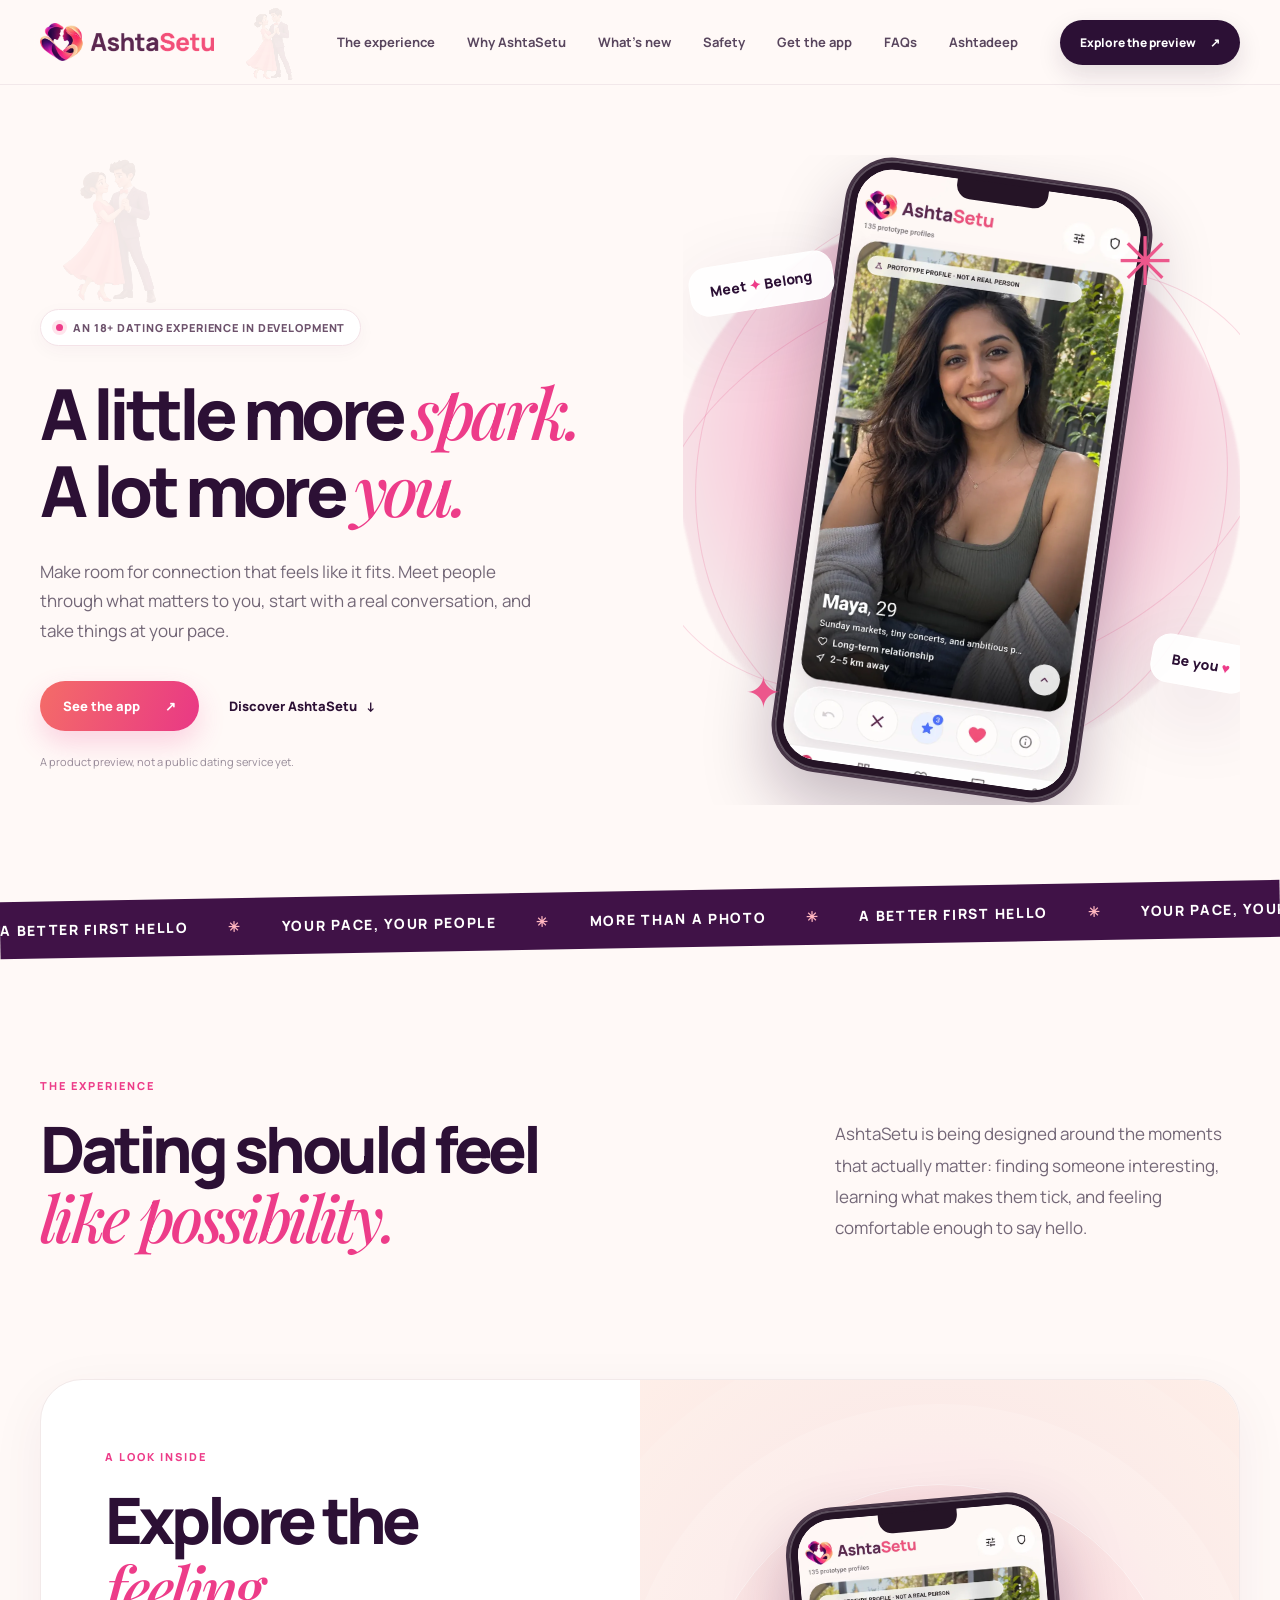
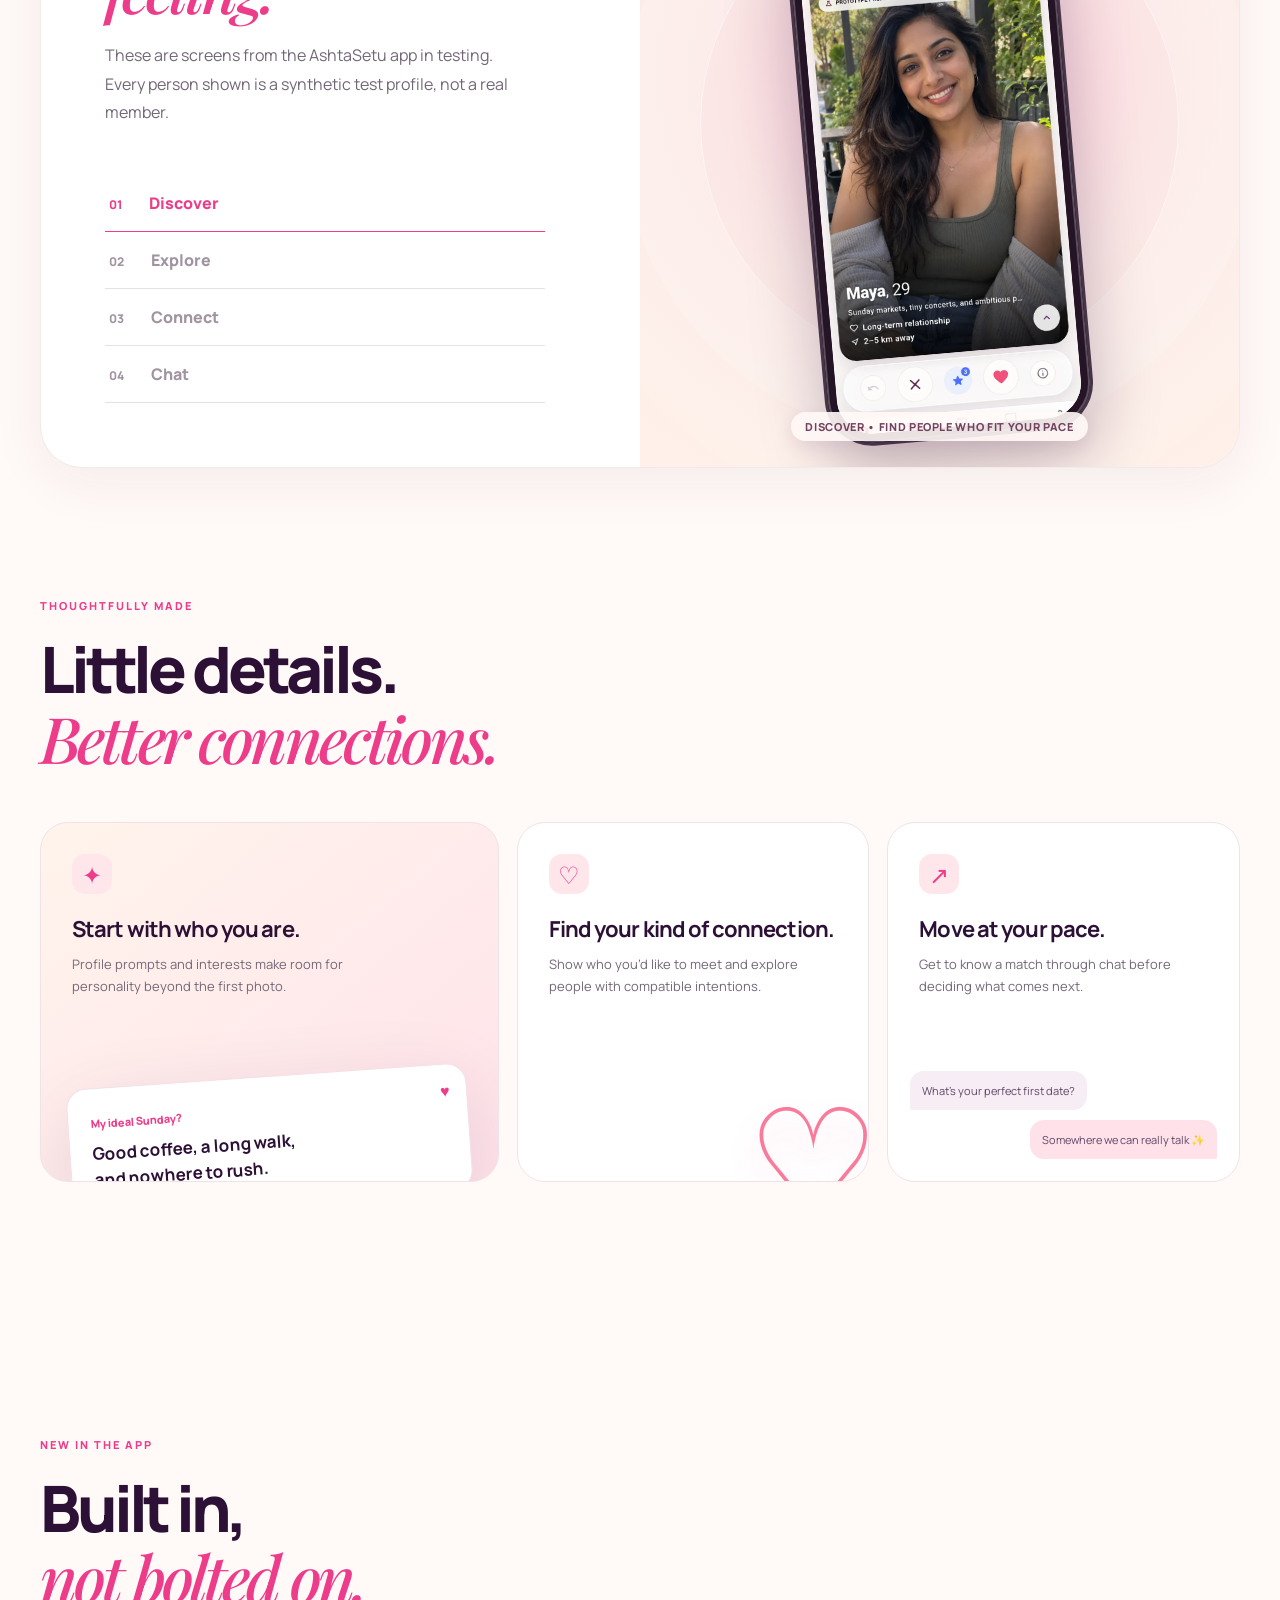
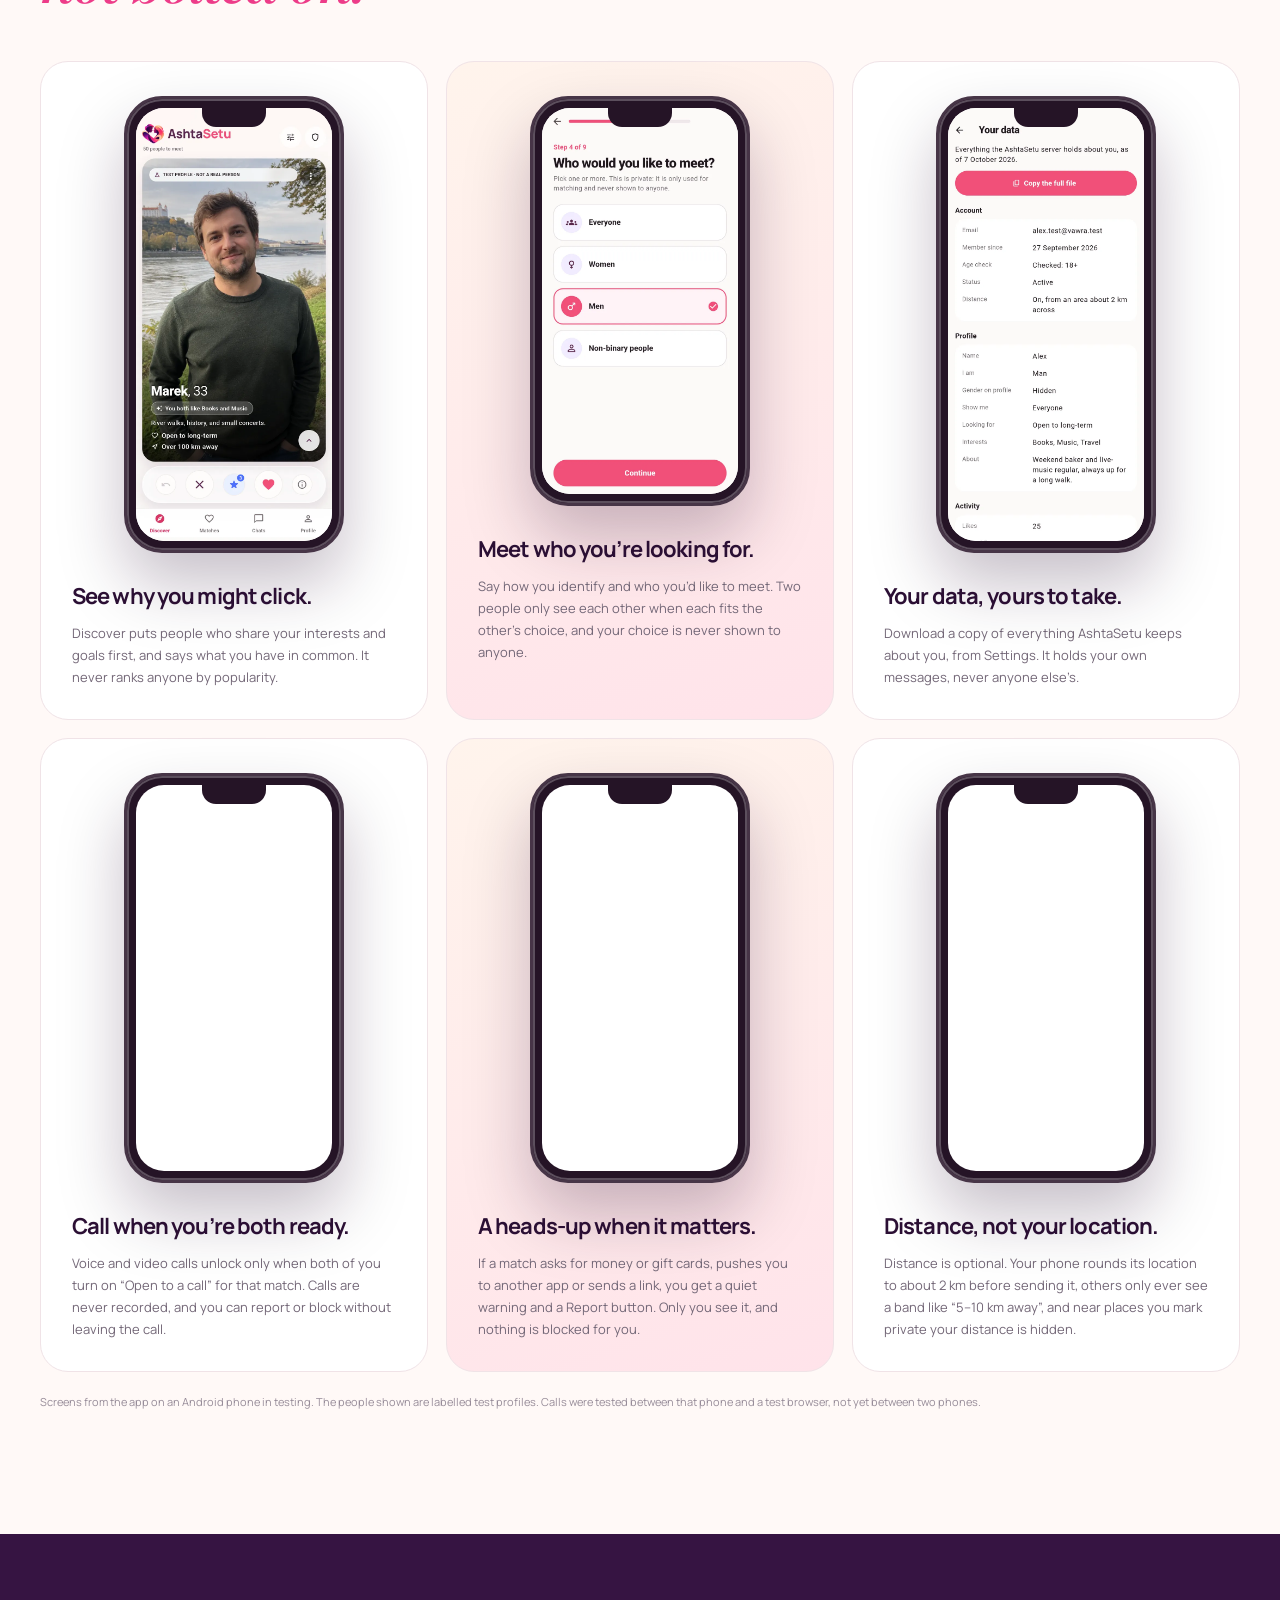
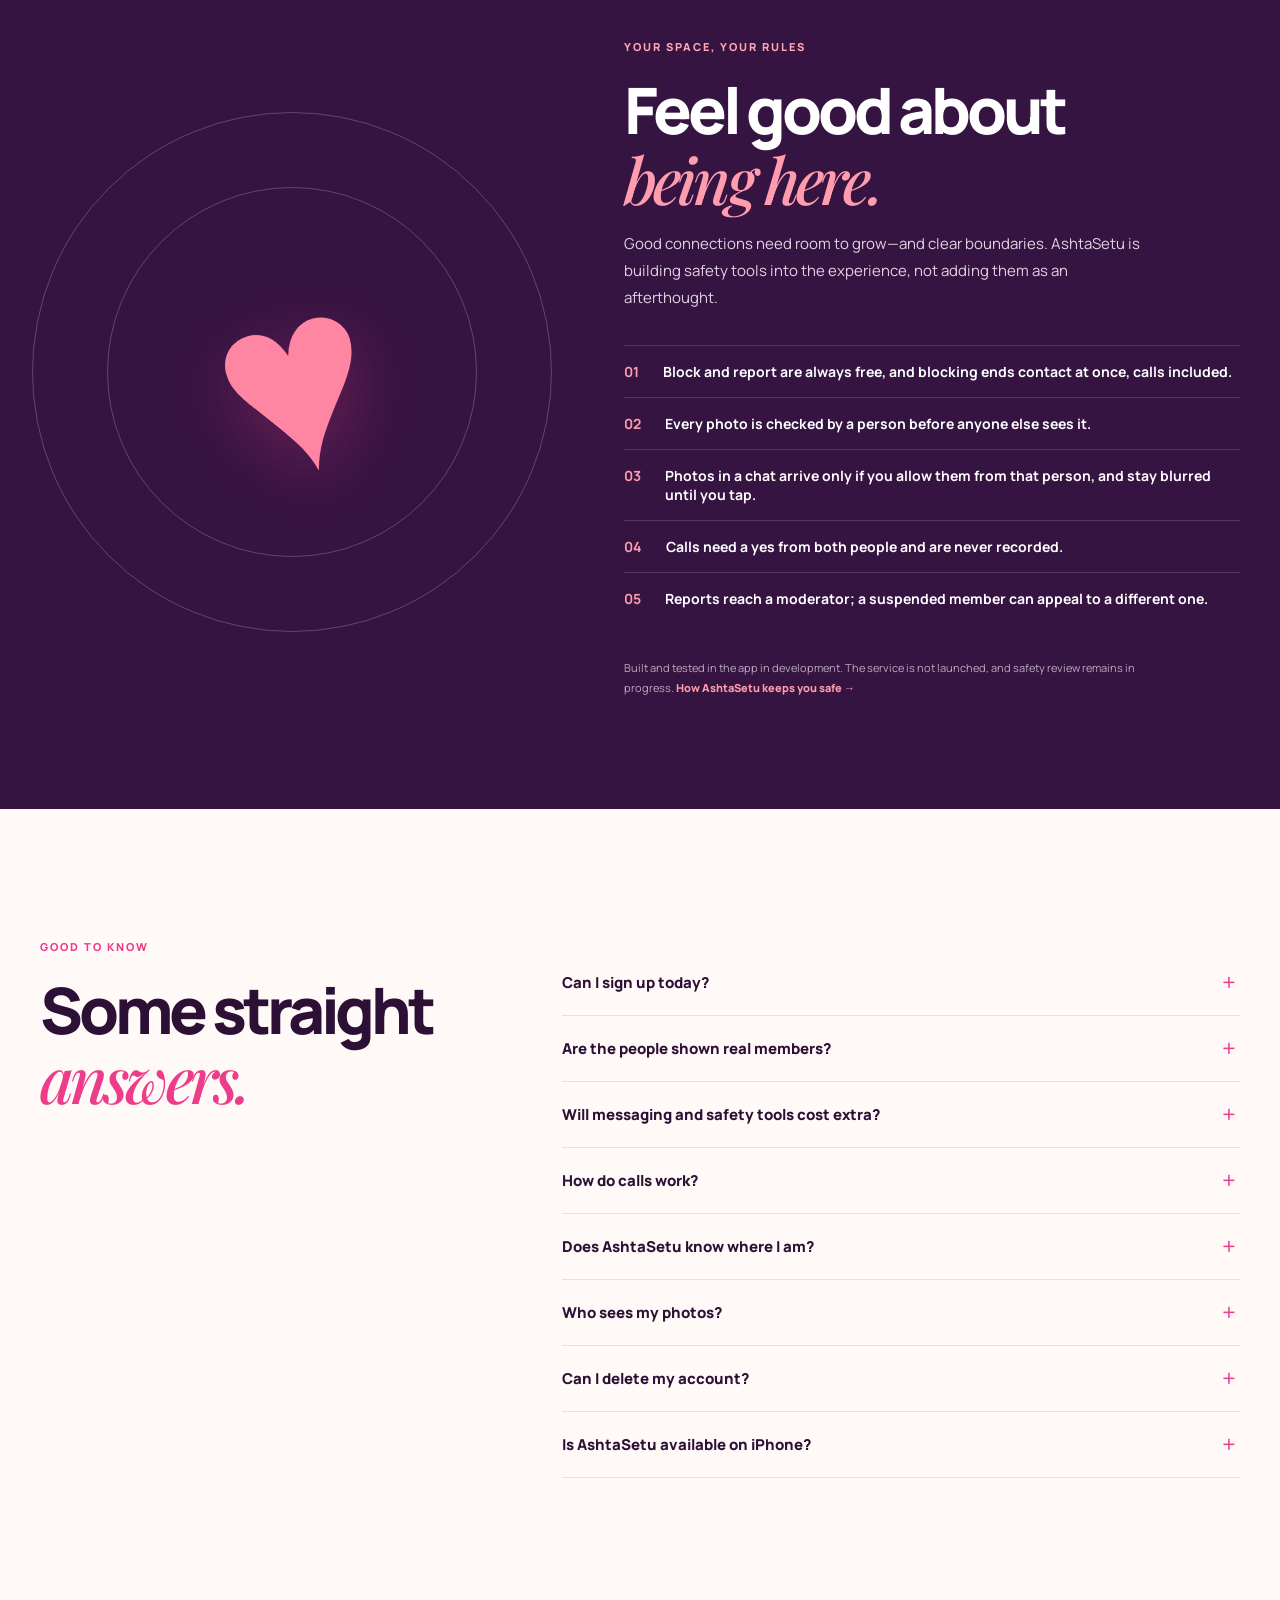
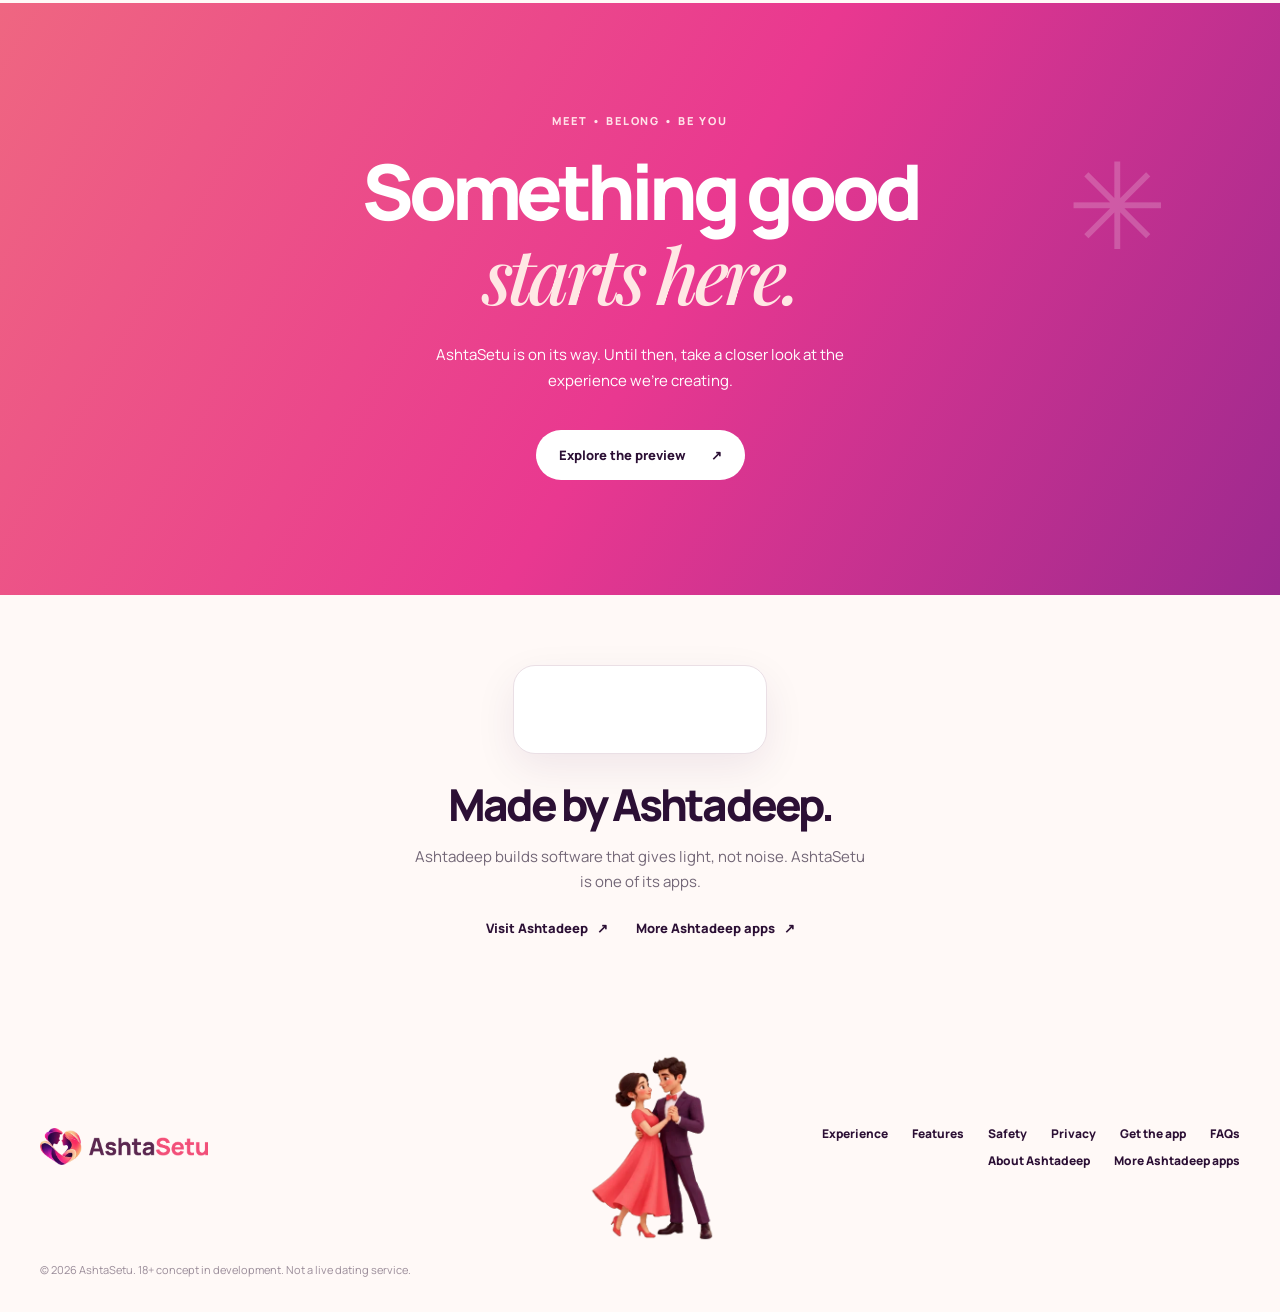
<file: index.html>
<!doctype html>
<html lang="en">
<head>
  <meta charset="utf-8">
  <meta http-equiv="Content-Security-Policy" content="default-src 'none'; script-src 'self'; style-src 'self'; img-src 'self'; font-src 'self'; media-src 'self'; base-uri 'none'; form-action 'none'">
  <meta name="referrer" content="strict-origin-when-cross-origin">
  <meta name="viewport" content="width=device-width, initial-scale=1">
  <meta name="theme-color" content="#fff9f7">
  <meta name="description" content="AshtaSetu is an 18+ dating app in development. A more thoughtful way to meet, belong, and be you.">
  <title>AshtaSetu — Meet. Belong. Be you.</title>
  <link rel="icon" href="assets/brand/favicon.png" type="image/png">
  <link rel="apple-touch-icon" href="assets/brand/apple-touch-icon.png">
  <link rel="preload" href="assets/fonts/manrope-latin.woff2" as="font" type="font/woff2" crossorigin>
  <link rel="stylesheet" href="styles.css?v=4f9d3c2c78">
  <script src="script.js?v=49c0c96ef6" defer></script>
</head>
<body>
  <a class="skip-link" href="#main">Skip to content</a>
  <header class="site-header">
    <nav class="nav shell" aria-label="Main navigation">
      <a class="brand" href="#top" aria-label="AshtaSetu home"><img src="assets/brand/ashtasetu-lockup.webp" alt="AshtaSetu" width="520" height="113"></a>
      <span class="mascot mascot-header" aria-hidden="true" data-mascot><img src="assets/mascot/couple-waltz.webp" alt="" width="318" height="400"></span>
      <div class="nav-links" id="nav-links">
        <a href="#experience">The experience</a><a href="#features">Why AshtaSetu</a><a href="#new">What’s new</a><a href="#safety">Safety</a><a href="get-the-app.html">Get the app</a><a href="#faq">FAQs</a><a class="nav-company" href="https://ashtadeep.com/">Ashtadeep</a>
      </div>
      <a class="nav-cta" href="#preview">Explore the preview <span aria-hidden="true">↗</span></a>
      <button class="menu-toggle" type="button" aria-label="Open menu" aria-controls="nav-links" aria-expanded="false"><span></span><span></span></button>
    </nav>
  </header>

  <main id="main">
    <section class="hero shell" id="top" aria-labelledby="hero-title">
      <div class="hero-copy"><span class="dancer" aria-hidden="true" data-mascot><img src="assets/mascot/couple-waltz.webp" alt="" width="318" height="400"></span>
        <span class="eyebrow"><span class="eyebrow-dot"></span> An 18+ dating experience in development</span>
        <h1 id="hero-title">A little more <em>spark.</em><br>A lot more <em>you.</em></h1>
        <p>Make room for connection that feels like it fits. Meet people through what matters to you, start with a real conversation, and take things at your pace.</p>
        <div class="hero-actions"><a class="button button-primary" href="#preview">See the app <span aria-hidden="true">↗</span></a><a class="text-link" href="#experience">Discover AshtaSetu <span aria-hidden="true">↓</span></a><div class="hosts" aria-hidden="true" data-lines="[&quot;Namaste! Welcome to AshtaSetu.&quot;, &quot;Dating with intention, at your own pace.&quot;, &quot;Block and report are always free.&quot;, &quot;Everyone in the preview is a synthetic test profile.&quot;, &quot;AshtaSetu is a preview, not a live dating service yet.&quot;]"><p class="hosts-bubble">Namaste! Welcome to AshtaSetu.</p><img class="hosts-img" src="assets/mascot/hosts-wave.webp" alt="" width="492" height="720"></div></div>
        <p class="hero-note">A product preview, not a public dating service yet.</p>
          </div>
      <div class="hero-art" aria-label="Preview of the AshtaSetu Discover screen">
        <div class="hero-halo"></div><div class="orbit orbit-one"></div><div class="orbit orbit-two"></div>
        <span class="floating-tag floating-tag-one">Meet <span>✦</span> Belong</span><span class="floating-tag floating-tag-two">Be you <span>♥</span></span>
        <div class="phone hero-phone"><div class="phone-top"></div><img src="assets/screens/discover.webp" alt="AshtaSetu Discover preview showing a clearly labeled synthetic prototype profile" width="720" height="1560"></div>
        <div class="hero-spark hero-spark-one" aria-hidden="true">✳</div><div class="hero-spark hero-spark-two" aria-hidden="true">✦</div>
      </div>
    </section>

    <section class="marquee" aria-label="AshtaSetu values"><div class="marquee-inner">A better first hello <span>✳</span> Your pace, your people <span>✳</span> More than a photo <span>✳</span> A better first hello <span>✳</span> Your pace, your people <span>✳</span></div></section>

    <section class="section section-intro shell" id="experience">
      <div><span class="kicker">THE EXPERIENCE</span><h2>Dating should feel<br><em>like possibility.</em></h2></div>
      <p>AshtaSetu is being designed around the moments that actually matter: finding someone interesting, learning what makes them tick, and feeling comfortable enough to say hello.</p>
    </section>

    <section class="showcase shell" id="preview" aria-labelledby="preview-title">
      <div class="showcase-copy"><span class="kicker">A LOOK INSIDE</span><h2 id="preview-title">Explore the<br><em>feeling.</em></h2><p>These are screens from the AshtaSetu app in testing. Every person shown is a synthetic test profile, not a real member.</p>
        <div class="preview-tabs" role="tablist" aria-label="App screen preview">
          <button class="preview-tab" type="button" role="tab" id="tab-discover" aria-controls="preview-panel" aria-selected="true" data-screen="discover">01 <span>Discover</span></button>
          <button class="preview-tab" type="button" role="tab" id="tab-explore" aria-controls="preview-panel" aria-selected="false" tabindex="-1" data-screen="explore">02 <span>Explore</span></button>
          <button class="preview-tab" type="button" role="tab" id="tab-match" aria-controls="preview-panel" aria-selected="false" tabindex="-1" data-screen="openers">03 <span>Connect</span></button>
          <button class="preview-tab" type="button" role="tab" id="tab-chat" aria-controls="preview-panel" aria-selected="false" tabindex="-1" data-screen="chat">04 <span>Chat</span></button>
        </div>
      </div>
      <div class="showcase-stage" id="preview-panel" role="tabpanel" aria-labelledby="tab-discover"><div class="stage-glow"></div><div class="phone showcase-phone"><div class="phone-top"></div><img id="preview-image" src="assets/screens/discover.webp" alt="Discover screen with a synthetic prototype profile" width="720" height="1560"></div><p class="screen-caption" id="screen-caption">Discover • find people who fit your pace</p></div>
    </section>

    <section class="features section shell" id="features"><div class="section-heading"><span class="kicker">THOUGHTFULLY MADE</span><h2>Little details.<br><em>Better connections.</em></h2></div>
      <div class="feature-grid">
        <article class="feature feature-wide"><div class="feature-icon">✦</div><h3>Start with who you are.</h3><p>Profile prompts and interests make room for personality beyond the first photo.</p><div class="feature-art prompt-art" aria-hidden="true"><span>My ideal Sunday?</span><strong>Good coffee, a long walk,<br>and nowhere to rush.</strong><i>♥</i></div></article>
        <article class="feature"><div class="feature-icon">♡</div><h3>Find your kind of connection.</h3><p>Show who you’d like to meet and explore people with compatible intentions.</p><div class="feature-orb" aria-hidden="true">♡</div></article>
        <article class="feature"><div class="feature-icon">↗</div><h3>Move at your pace.</h3><p>Get to know a match through chat before deciding what comes next.</p><div class="mini-chat" aria-hidden="true"><span>What’s your perfect first date?</span><span>Somewhere we can really talk ✨</span></div></article>
      </div>
    </section>

    <section class="section fresh shell" id="new" aria-labelledby="new-title">
      <div class="section-heading"><span class="kicker">NEW IN THE APP</span><h2 id="new-title">Built in,<br><em>not bolted on.</em></h2></div>
      <div class="fresh-grid">
        <article class="fresh-card">
          <div class="phone fresh-phone"><div class="phone-top"></div><img src="assets/screens/reasons.webp" alt="A Discover card for a synthetic test profile, with a line saying you both like Books, Music and Travel" width="720" height="1416" loading="lazy"></div>
          <h3>See why you might click.</h3>
          <p>Discover puts people who share your interests and goals first, and says what you have in common. It never ranks anyone by popularity.</p>
        </article>
        <article class="fresh-card">
          <div class="phone fresh-phone"><div class="phone-top"></div><img src="assets/screens/show-me.webp" alt="Setup step four of nine: who would you like to meet, with Everyone, Women, Men and Non-binary people" width="720" height="1416" loading="lazy"></div>
          <h3>Meet who you’re looking for.</h3>
          <p>Say how you identify and who you’d like to meet. Two people only see each other when each fits the other’s choice, and your choice is never shown to anyone.</p>
        </article>
        <article class="fresh-card">
          <div class="phone fresh-phone"><div class="phone-top"></div><img src="assets/screens/export.webp" alt="The Your data page listing a test account’s email, age check, profile, gender and show me setting" width="720" height="1416" loading="lazy"></div>
          <h3>Your data, yours to take.</h3>
          <p>Download a copy of everything AshtaSetu keeps about you, from Settings. It holds your own messages, never anyone else’s.</p>
        </article>
        <article class="fresh-card">
          <div class="phone fresh-phone"><div class="phone-top"></div><img src="assets/screens/call.webp" alt="A voice call with a test profile named Priya, showing the call time and Mute, Phone and End buttons, with the words Private call, not recorded" width="720" height="1416" loading="lazy"></div>
          <h3>Call when you’re both ready.</h3>
          <p>Voice and video calls unlock only when both of you turn on “Open to a call” for that match. Calls are never recorded, and you can report or block without leaving the call.</p>
        </article>
        <article class="fresh-card">
          <div class="phone fresh-phone"><div class="phone-top"></div><img src="assets/screens/scam.webp" alt="A chat where a test profile asks for gift cards, followed by a warning: asked for money? Never send money, gift cards or crypto to someone you haven’t met, with a Report button" width="720" height="1416" loading="lazy"></div>
          <h3>A heads-up when it matters.</h3>
          <p>If a match asks for money or gift cards, pushes you to another app or sends a link, you get a quiet warning and a Report button. Only you see it, and nothing is blocked for you.</p>
        </article>
        <article class="fresh-card">
          <div class="phone fresh-phone"><div class="phone-top"></div><img src="assets/screens/distance.webp" alt="The Distance settings: people only see a band, your exact location never leaves your phone, and private places where your distance is hidden" width="720" height="1416" loading="lazy"></div>
          <h3>Distance, not your location.</h3>
          <p>Distance is optional. Your phone rounds its location to about 2 km before sending it, others only ever see a band like “5–10 km away”, and near places you mark private your distance is hidden.</p>
        </article>
      </div>
      <p class="fresh-note">Screens from the app on an Android phone in testing. The people shown are labelled test profiles. Calls were tested between that phone and a test browser, not yet between two phones.</p>
    </section>

    <section class="safety-section" id="safety"><div class="shell safety-layout"><div class="safety-visual"><div class="safety-ring safety-ring-one"></div><div class="safety-ring safety-ring-two"></div><div class="safety-heart" aria-hidden="true">♥</div></div><div class="safety-copy"><span class="kicker">YOUR SPACE, YOUR RULES</span><h2>Feel good about<br><em>being here.</em></h2><p>Good connections need room to grow—and clear boundaries. AshtaSetu is building safety tools into the experience, not adding them as an afterthought.</p><ul><li><span>01</span> Block and report are always free, and blocking ends contact at once, calls included.</li><li><span>02</span> Every photo is checked by a person before anyone else sees it.</li><li><span>03</span> Photos in a chat arrive only if you allow them from that person, and stay blurred until you tap.</li><li><span>04</span> Calls need a yes from both people and are never recorded.</li><li><span>05</span> Reports reach a moderator; a suspended member can appeal to a different one.</li></ul><p class="safety-footnote">Built and tested in the app in development. The service is not launched, and safety review remains in progress. <a href="safety.html">How AshtaSetu keeps you safe →</a></p></div></div></section>

    <section class="section faq shell" id="faq"><div><span class="kicker">GOOD TO KNOW</span><h2>Some straight<br><em>answers.</em></h2></div><div class="faq-list">
      <details><summary>Can I sign up today?</summary><p>Not yet. AshtaSetu is in development. The screens here come from the app in testing, with synthetic sample profiles; there is no public dating service or waitlist on this site.</p></details>
      <details><summary>Are the people shown real members?</summary><p>No. Every profile shown on this website is a synthetic test profile. We do not use fake profiles or engagement in a live service.</p></details>
      <details><summary>Will messaging and safety tools cost extra?</summary><p>No. Matching, messaging, blocking, reporting, and core safety controls are intended to remain free.</p></details>
      <details><summary>How do calls work?</summary><p>Inside a chat, each of you can turn on “Open to a call”. Only when both have can either of you start a voice or video call. The camera and microphone are asked for when a call starts, calls are never recorded, and blocking ends a call at once.</p></details>
      <details><summary>Does AshtaSetu know where I am?</summary><p>Only if you turn distance on. Your phone then sends an area about 2 km across, never your exact spot, and other people see only a band such as “10–25 km away”. You can mark private places, like home, where your distance is hidden; those are kept only on your phone.</p></details>
      <details><summary>Who sees my photos?</summary><p>Profile photos are checked by a person before anyone else sees them, and their location data is removed. Photos in a chat need the other person to allow photos from you, are checked the same way, and arrive blurred until they tap.</p></details>
      <details><summary>Can I delete my account?</summary><p>Yes, from Settings. Your account is removed after a 7-day grace period in case you change your mind, and you can download a copy of your data first. <a href="privacy.html">More about your data →</a></p></details>
      <details><summary>Is AshtaSetu available on iPhone?</summary><p>Not publicly yet. AshtaSetu now builds and completes its critical offline and connected-account flows in Apple’s iPhone Simulator, and native notification registration is wired. Physical-iPhone notification and call checks, Apple signing and TestFlight still remain; this is not an App Store availability claim.</p></details>
    </div></section>

    <section class="closing"><div class="shell closing-inner"><span class="kicker">MEET • BELONG • BE YOU</span><h2>Something good<br><em>starts here.</em></h2><p>AshtaSetu is on its way. Until then, take a closer look at the experience we’re creating.</p><a class="button button-light" href="#preview">Explore the preview <span aria-hidden="true">↗</span></a><div class="closing-spark" aria-hidden="true">✳</div></div></section>
    <section class="section made-by shell" aria-labelledby="madeby-title">
      <a class="made-by-logo" href="https://ashtadeep.com/"><img src="assets/brand/ashtadeep-lockup.webp" alt="Ashtadeep" width="615" height="180" loading="lazy"></a>
      <h2 id="madeby-title">Made by Ashtadeep.</h2>
      <p>Ashtadeep builds software that gives light, not noise. AshtaSetu is one of its apps.</p>
      <div class="made-by-links"><a class="text-link" href="https://ashtadeep.com/">Visit Ashtadeep <span aria-hidden="true">↗</span></a><a class="text-link" href="https://ashtadeep.com/#apps">More Ashtadeep apps <span aria-hidden="true">↗</span></a></div>
    </section>
  </main>
  <footer class="footer shell"><a class="footer-brand" href="#top"><img src="assets/brand/ashtasetu-lockup.webp" alt="AshtaSetu" width="520" height="113" loading="lazy"></a><span class="mascot mascot-footer" aria-hidden="true" data-mascot><img src="assets/mascot/couple-waltz.webp" alt="" width="318" height="400" loading="lazy"></span><div><a href="#experience">Experience</a><a href="#features">Features</a><a href="safety.html">Safety</a><a href="privacy.html">Privacy</a><a href="get-the-app.html">Get the app</a><a href="#faq">FAQs</a><a href="https://ashtadeep.com/">About Ashtadeep</a><a href="https://ashtadeep.com/#apps">More Ashtadeep apps</a></div><p>© <span id="year">2026</span> AshtaSetu. 18+ concept in development. Not a live dating service.</p></footer>
</body>
</html>
</file>
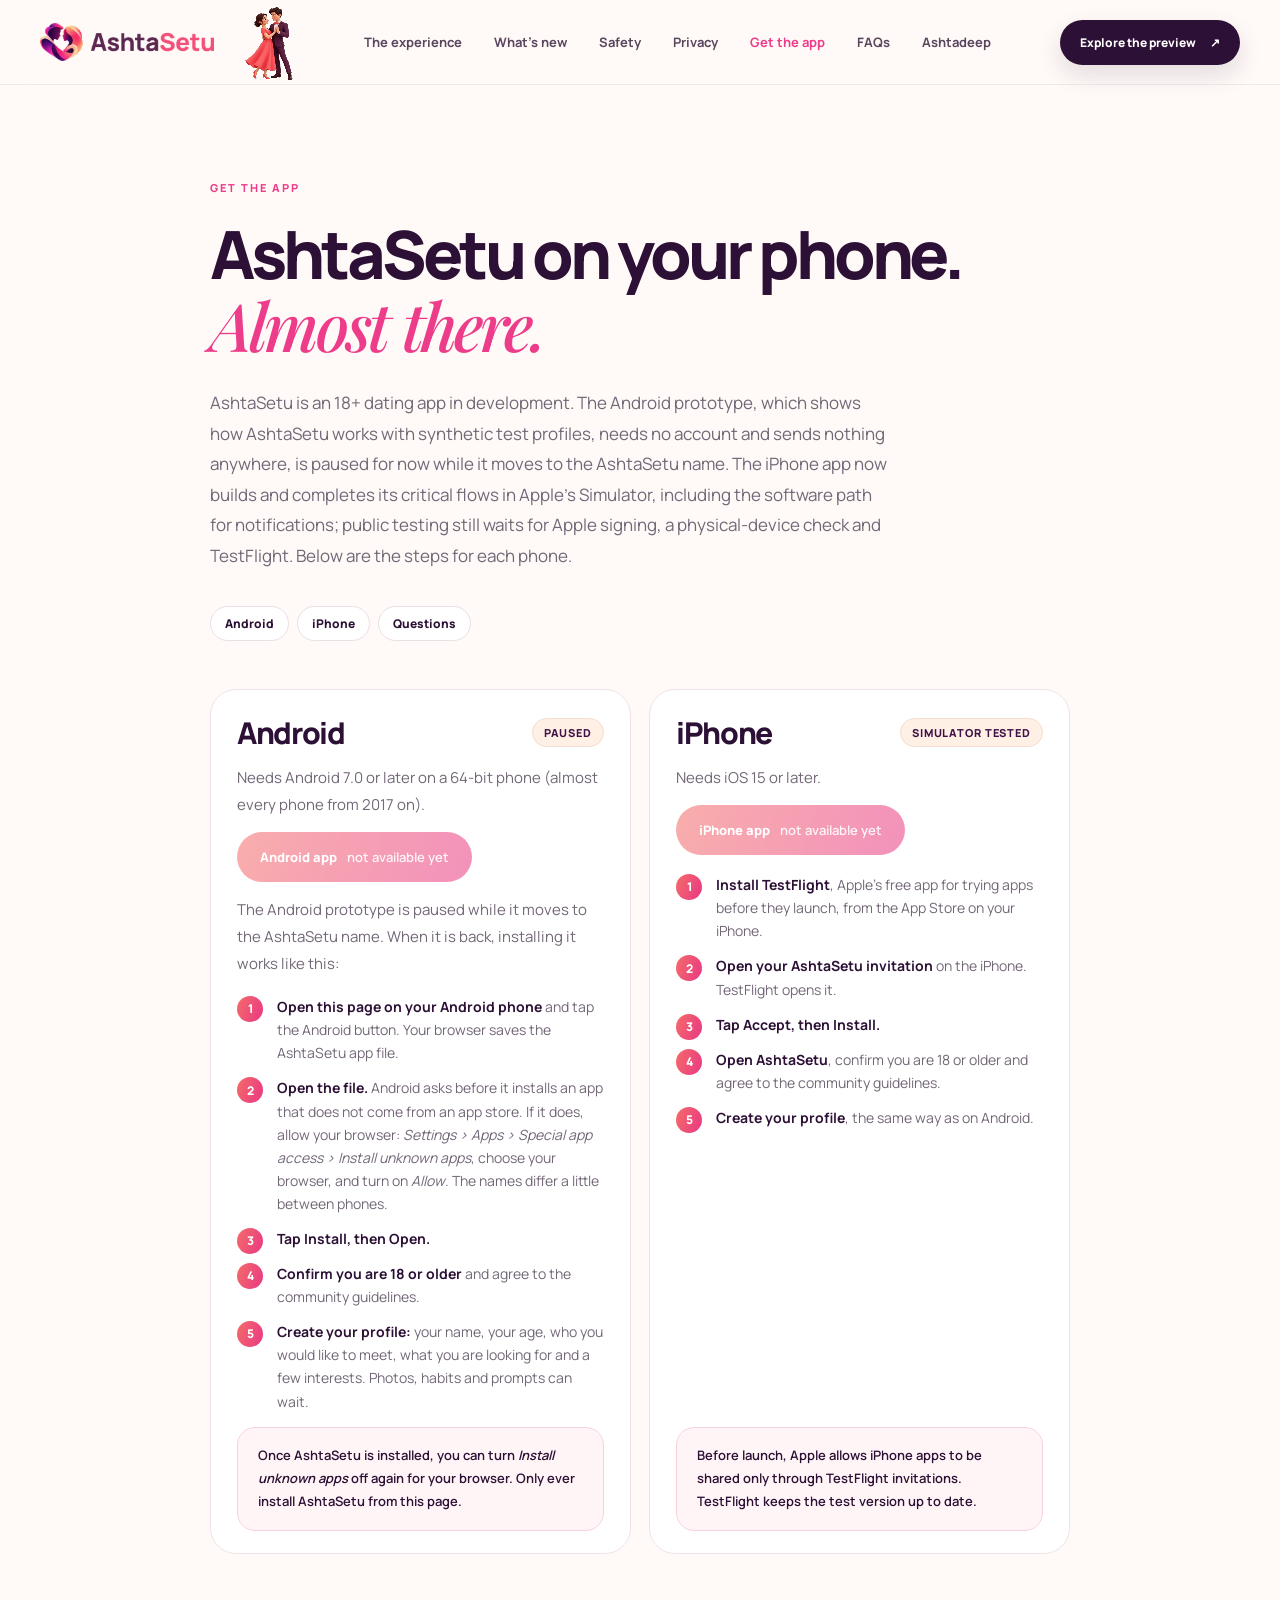
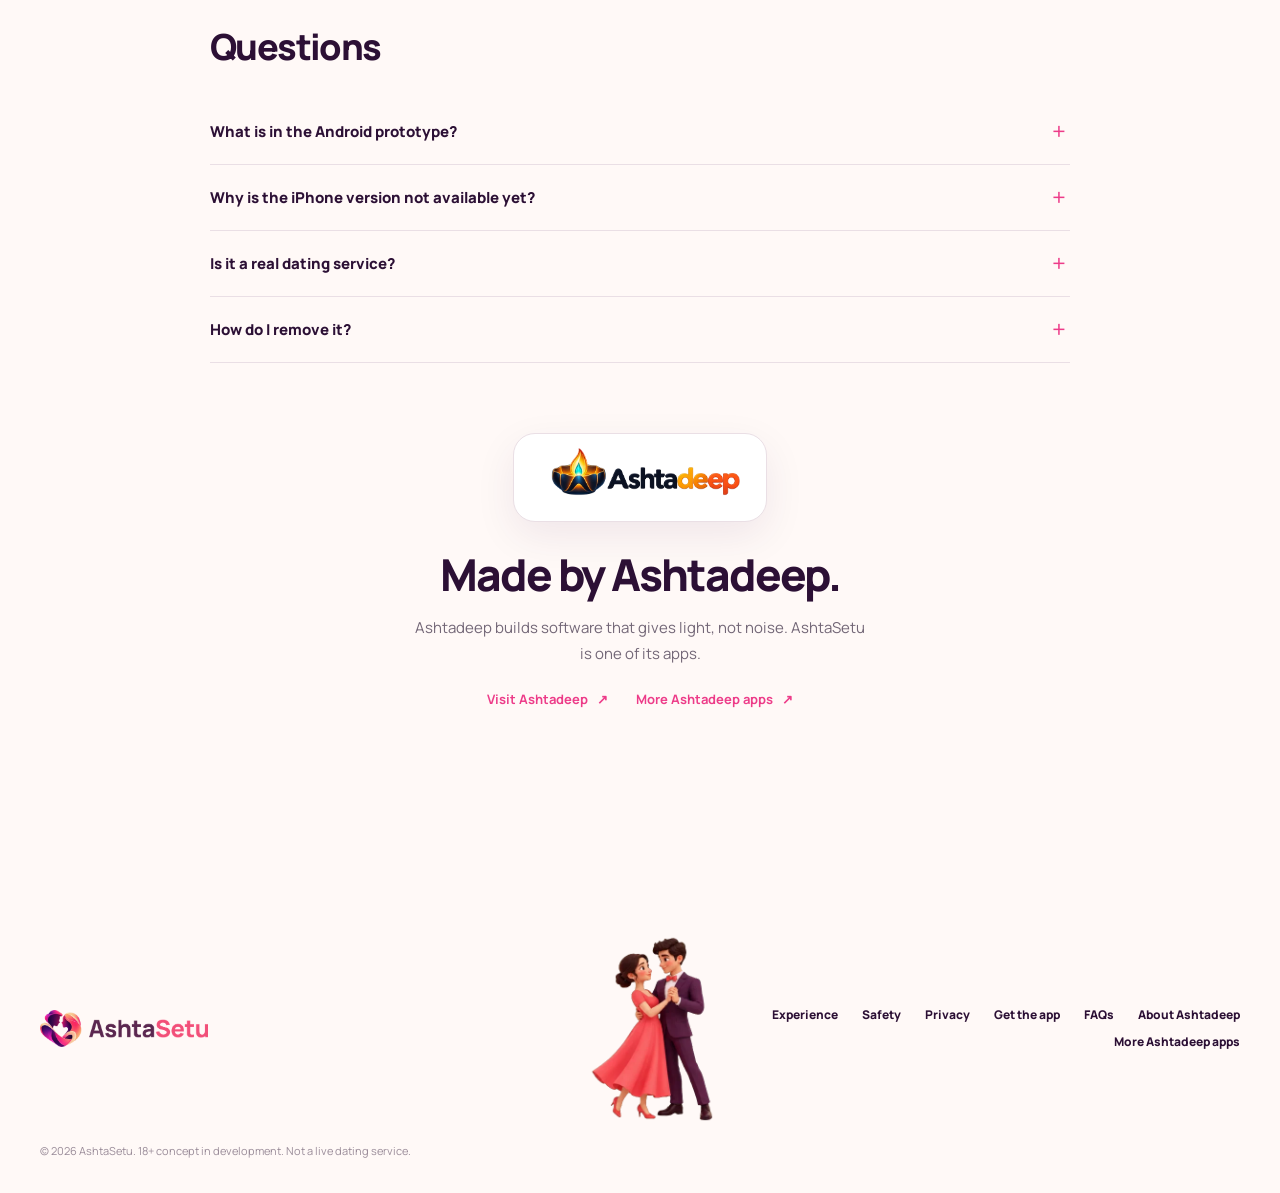
<file: get-the-app.html>
<!doctype html>
<html lang="en">
<head>
  <meta charset="utf-8">
  <meta http-equiv="Content-Security-Policy" content="default-src 'none'; script-src 'self'; style-src 'self'; img-src 'self'; font-src 'self'; media-src 'self'; base-uri 'none'; form-action 'none'">
  <meta name="referrer" content="strict-origin-when-cross-origin">
  <meta name="viewport" content="width=device-width, initial-scale=1">
  <meta name="theme-color" content="#fff9f7">
  <meta name="description" content="How to install AshtaSetu, an 18+ dating app in development, on Android and iPhone: what you need and the setup steps.">
  <title>Get the AshtaSetu app</title>
  <link rel="icon" href="assets/brand/favicon.png" type="image/png">
  <link rel="apple-touch-icon" href="assets/brand/apple-touch-icon.png">
  <link rel="preload" href="assets/fonts/manrope-latin.woff2" as="font" type="font/woff2" crossorigin>
  <link rel="stylesheet" href="styles.css?v=4f9d3c2c78">
  <script src="script.js?v=49c0c96ef6" defer></script>
</head>
<body>
  <a class="skip-link" href="#main">Skip to content</a>
  <header class="site-header">
    <nav class="nav shell" aria-label="Main navigation">
      <a class="brand" href="index.html" aria-label="AshtaSetu home"><img src="assets/brand/ashtasetu-lockup.webp" alt="AshtaSetu" width="520" height="113"></a>
      <span class="mascot mascot-header" aria-hidden="true" data-mascot><img src="assets/mascot/couple-waltz.webp" alt="" width="318" height="400"></span>
      <div class="nav-links" id="nav-links">
        <a href="index.html#experience">The experience</a><a href="index.html#new">What’s new</a><a href="safety.html">Safety</a><a href="privacy.html">Privacy</a><a href="get-the-app.html" aria-current="page">Get the app</a><a href="index.html#faq">FAQs</a><a class="nav-company" href="https://ashtadeep.com/">Ashtadeep</a>
      </div>
      <a class="nav-cta" href="index.html#preview">Explore the preview <span aria-hidden="true">↗</span></a>
      <button class="menu-toggle" type="button" aria-label="Open menu" aria-controls="nav-links" aria-expanded="false"><span></span><span></span></button>
    </nav>
  </header>

  <main id="main" class="doc shell">
    <span class="kicker">GET THE APP</span>
    <h1>AshtaSetu on your phone.<br><em>Almost there.</em></h1>
    <p class="doc-lede">AshtaSetu is an 18+ dating app in development. The Android prototype, which shows how AshtaSetu works with synthetic test profiles, needs no account and sends nothing anywhere, is paused for now while it moves to the AshtaSetu name. The iPhone app now builds and completes its critical flows in Apple’s Simulator, including the software path for notifications; public testing still waits for Apple signing, a physical-device check and TestFlight. Below are the steps for each phone.</p>

    <nav class="doc-toc" aria-label="On this page">
      <a href="#android">Android</a><a href="#iphone">iPhone</a><a href="#questions">Questions</a>
    </nav>

    <div class="app-grid">
      <section id="android" class="app-card" aria-labelledby="android-title">
        <div class="app-card-head">
          <h2 id="android-title">Android</h2>
          <span class="app-status">Paused</span>
        </div>
        <p class="app-needs">Needs Android 7.0 or later on a 64-bit phone (almost every phone from 2017 on).</p>
        <span class="button button-primary app-button" role="link" aria-disabled="true">Android app <span class="app-button-note">not available yet</span></span>
        <p class="app-needs">The Android prototype is paused while it moves to the AshtaSetu name. When it is back, installing it works like this:</p>
        <ol class="app-steps">
          <li><strong>Open this page on your Android phone</strong> and tap the Android button. Your browser saves the AshtaSetu app file.</li>
          <li><strong>Open the file.</strong> Android asks before it installs an app that does not come from an app store. If it does, allow your browser: <em>Settings › Apps › Special app access › Install unknown apps</em>, choose your browser, and turn on <em>Allow</em>. The names differ a little between phones.</li>
          <li><strong>Tap Install, then Open.</strong></li>
          <li><strong>Confirm you are 18 or older</strong> and agree to the community guidelines.</li>
          <li><strong>Create your profile:</strong> your name, your age, who you would like to meet, what you are looking for and a few interests. Photos, habits and prompts can wait.</li>
        </ol>
        <p class="doc-note">Once AshtaSetu is installed, you can turn <em>Install unknown apps</em> off again for your browser. Only ever install AshtaSetu from this page.</p>
      </section>

      <section id="iphone" class="app-card" aria-labelledby="iphone-title">
        <div class="app-card-head">
          <h2 id="iphone-title">iPhone</h2>
          <span class="app-status">Simulator tested</span>
        </div>
        <p class="app-needs">Needs iOS 15 or later.</p>
        <span class="button button-primary app-button" role="link" aria-disabled="true">iPhone app <span class="app-button-note">not available yet</span></span>
        <ol class="app-steps">
          <li><strong>Install TestFlight</strong>, Apple’s free app for trying apps before they launch, from the App Store on your iPhone.</li>
          <li><strong>Open your AshtaSetu invitation</strong> on the iPhone. TestFlight opens it.</li>
          <li><strong>Tap Accept, then Install.</strong></li>
          <li><strong>Open AshtaSetu</strong>, confirm you are 18 or older and agree to the community guidelines.</li>
          <li><strong>Create your profile</strong>, the same way as on Android.</li>
        </ol>
        <p class="doc-note">Before launch, Apple allows iPhone apps to be shared only through TestFlight invitations. TestFlight keeps the test version up to date.</p>
      </section>
    </div>

    <section id="questions" class="faq" aria-labelledby="questions-title">
      <h2 id="questions-title">Questions</h2>
      <div class="faq-list">
        <details><summary>What is in the Android prototype?</summary><p>The whole AshtaSetu experience with synthetic test profiles: onboarding, Discover, matches, chat with suggested openers, safety tools and settings. It works without an account, stores your answers only on your phone and sends nothing anywhere. Signing in, real members and calls come later, after age checks, moderation and an independent security review are in place.</p></details>
        <details><summary>Why is the iPhone version not available yet?</summary><p>The app now builds and its critical offline and connected-account flows pass in Apple’s iPhone Simulator. Native notification registration is also wired. It still needs Apple signing, notification delivery and call testing on a physical iPhone, followed by TestFlight setup. When those checks pass, the iPhone button on this page switches on.</p></details>
        <details><summary>Is it a real dating service?</summary><p>Not yet. AshtaSetu is not a live dating service, and the profiles in the prototype are synthetic test profiles.</p></details>
        <details><summary>How do I remove it?</summary><p>On Android, touch and hold the AshtaSetu icon and choose <em>Uninstall</em>. On iPhone, touch and hold the icon and choose <em>Remove App</em>. Deleting your account is separate: it is in the app under Settings.</p></details>
      </div>
    </section>
    <section class="section made-by shell" aria-labelledby="madeby-title">
      <a class="made-by-logo" href="https://ashtadeep.com/"><img src="assets/brand/ashtadeep-lockup.webp" alt="Ashtadeep" width="615" height="180" loading="lazy"></a>
      <h2 id="madeby-title">Made by Ashtadeep.</h2>
      <p>Ashtadeep builds software that gives light, not noise. AshtaSetu is one of its apps.</p>
      <div class="made-by-links"><a class="text-link" href="https://ashtadeep.com/">Visit Ashtadeep <span aria-hidden="true">↗</span></a><a class="text-link" href="https://ashtadeep.com/#apps">More Ashtadeep apps <span aria-hidden="true">↗</span></a></div>
    </section>
  </main>

  <footer class="footer shell"><a class="footer-brand" href="index.html"><img src="assets/brand/ashtasetu-lockup.webp" alt="AshtaSetu" width="520" height="113" loading="lazy"></a><span class="mascot mascot-footer" aria-hidden="true" data-mascot><img src="assets/mascot/couple-waltz.webp" alt="" width="318" height="400" loading="lazy"></span><div><a href="index.html#experience">Experience</a><a href="safety.html">Safety</a><a href="privacy.html">Privacy</a><a href="get-the-app.html">Get the app</a><a href="index.html#faq">FAQs</a><a href="https://ashtadeep.com/">About Ashtadeep</a><a href="https://ashtadeep.com/#apps">More Ashtadeep apps</a></div><p>© <span id="year">2026</span> AshtaSetu. 18+ concept in development. Not a live dating service.</p></footer>
</body>
</html>
</file>
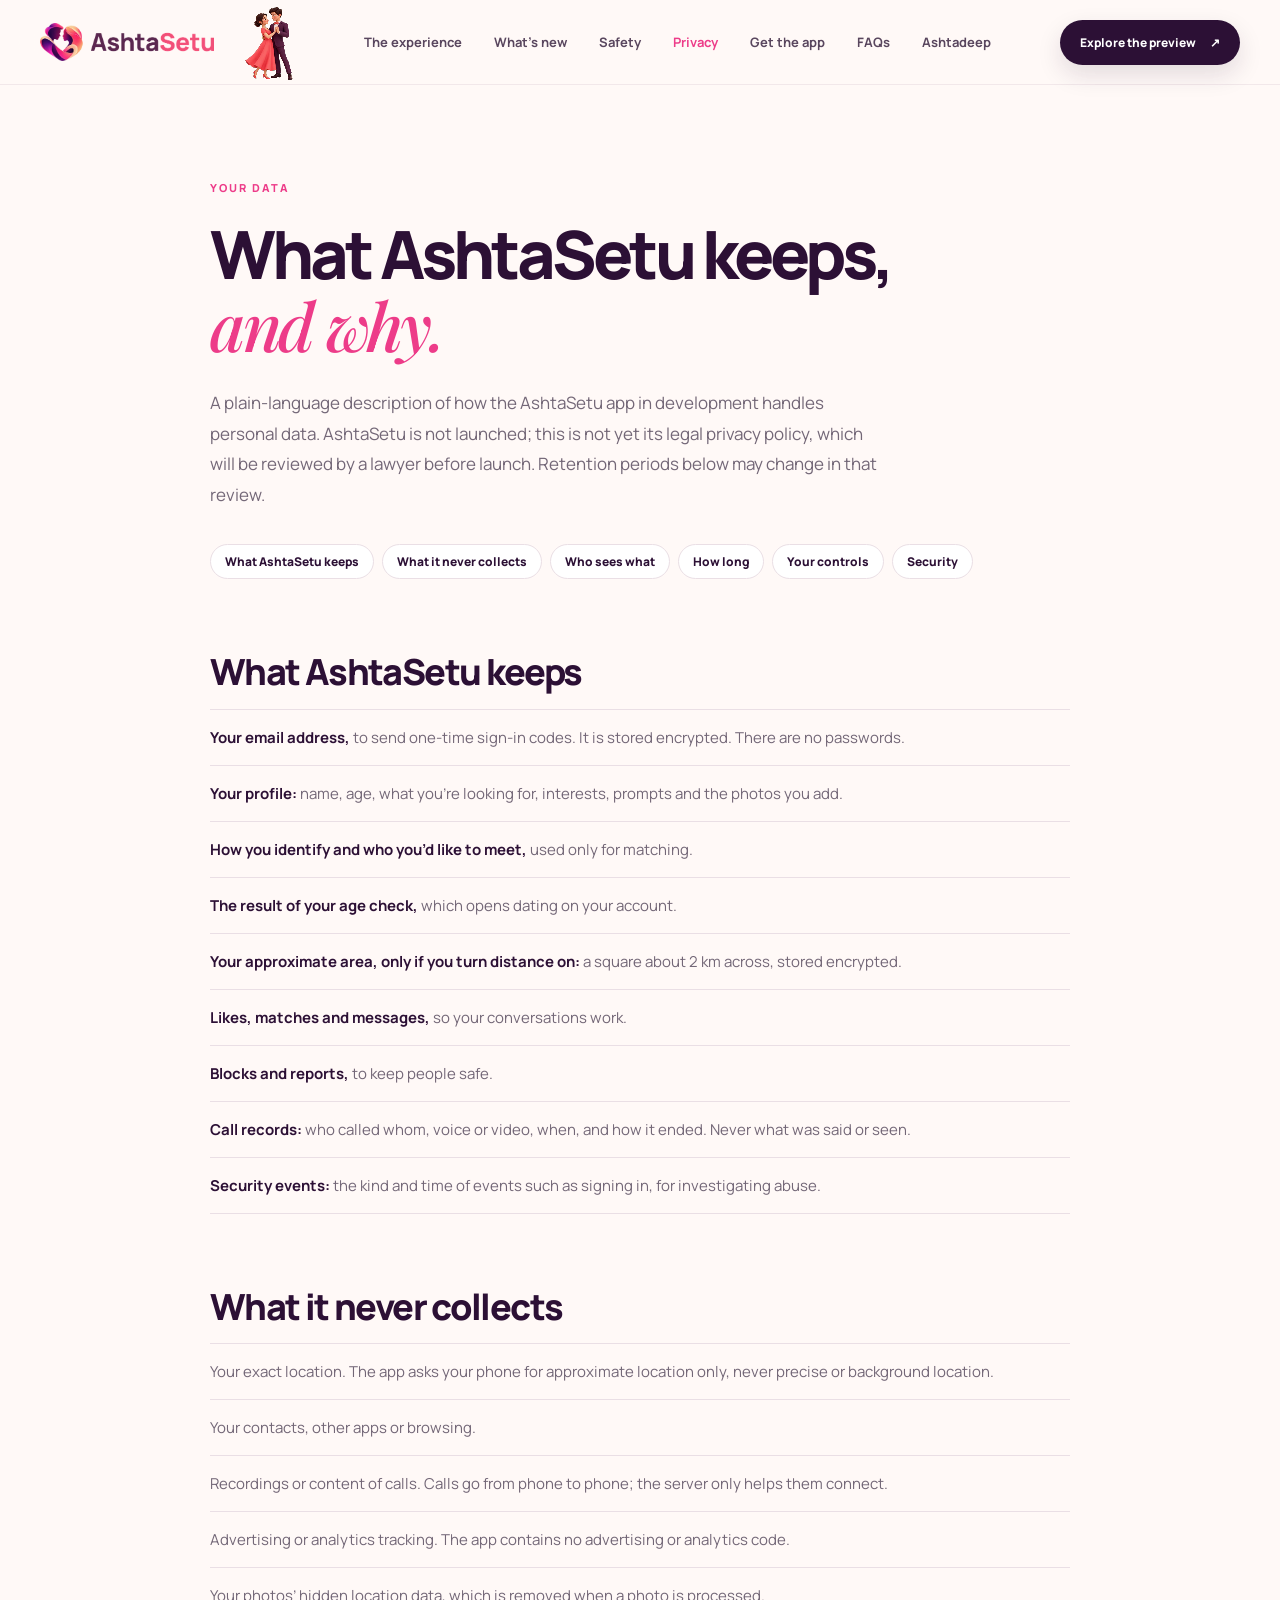
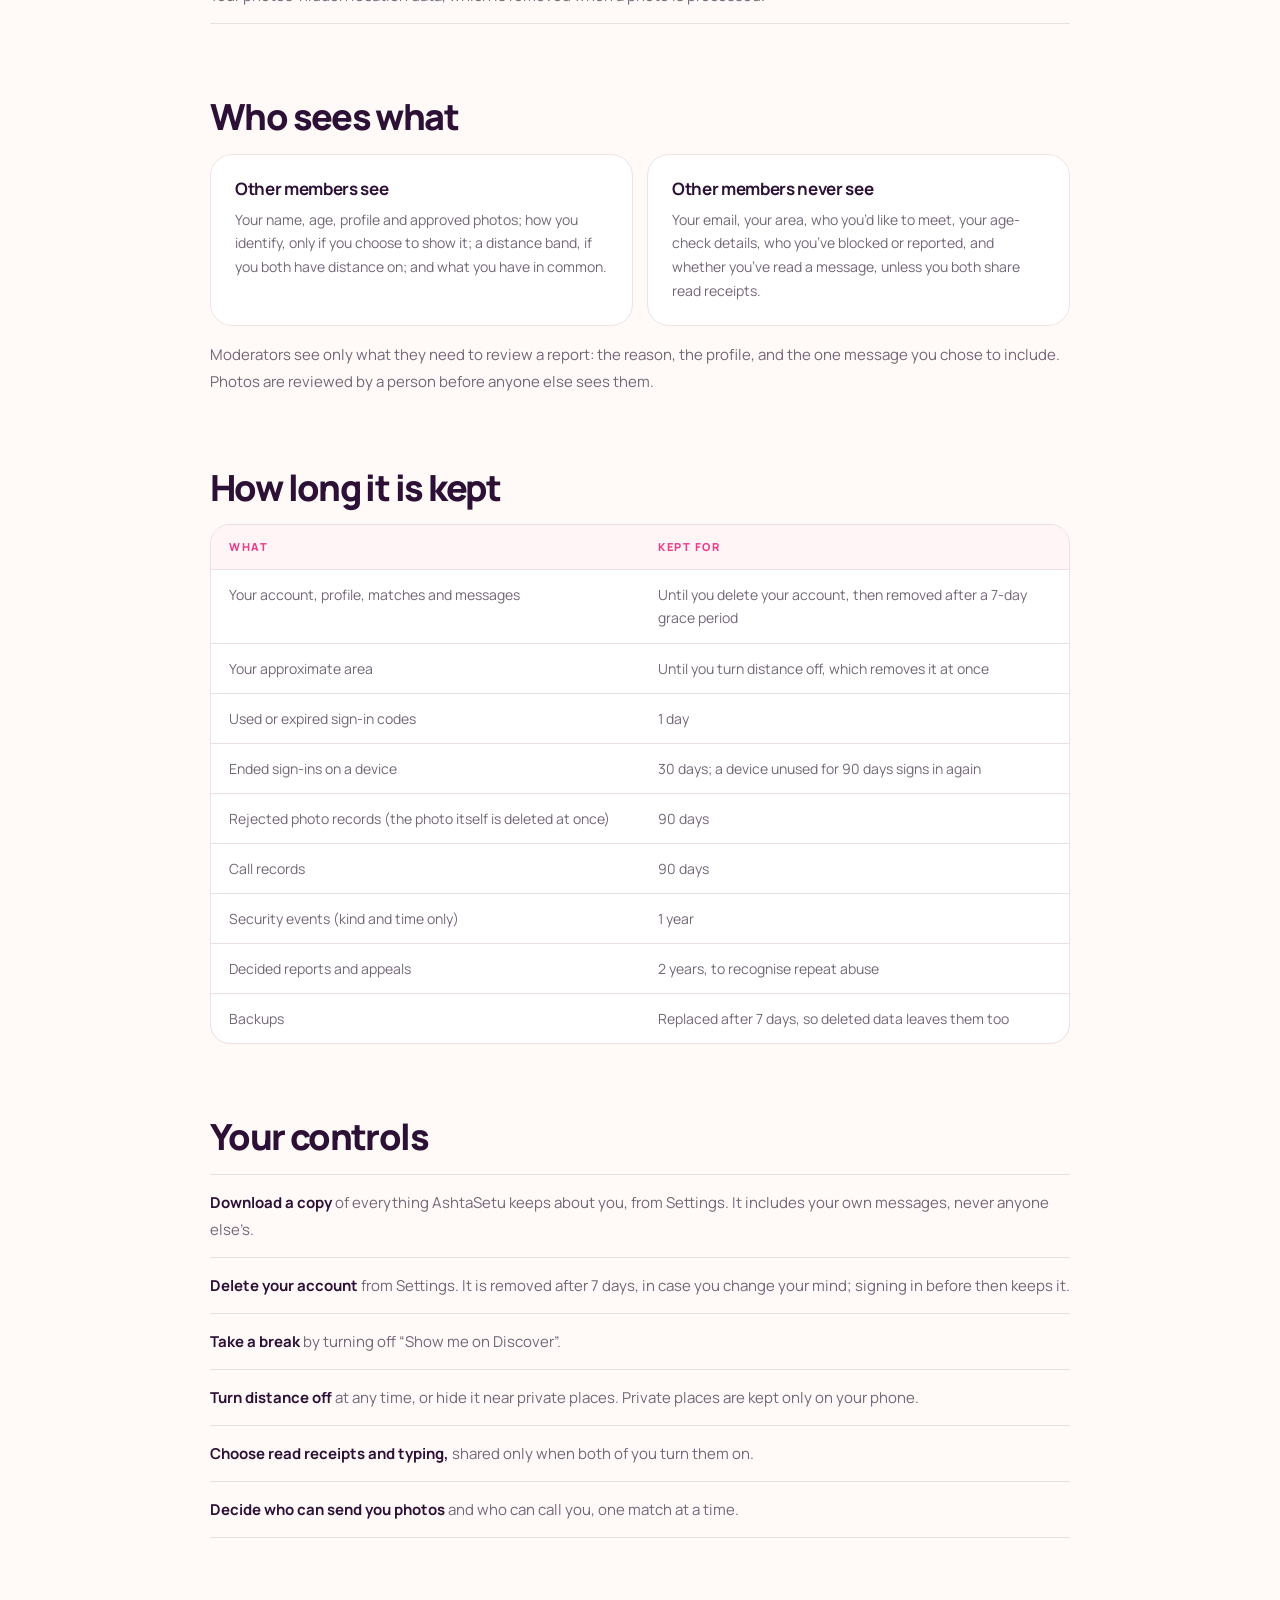
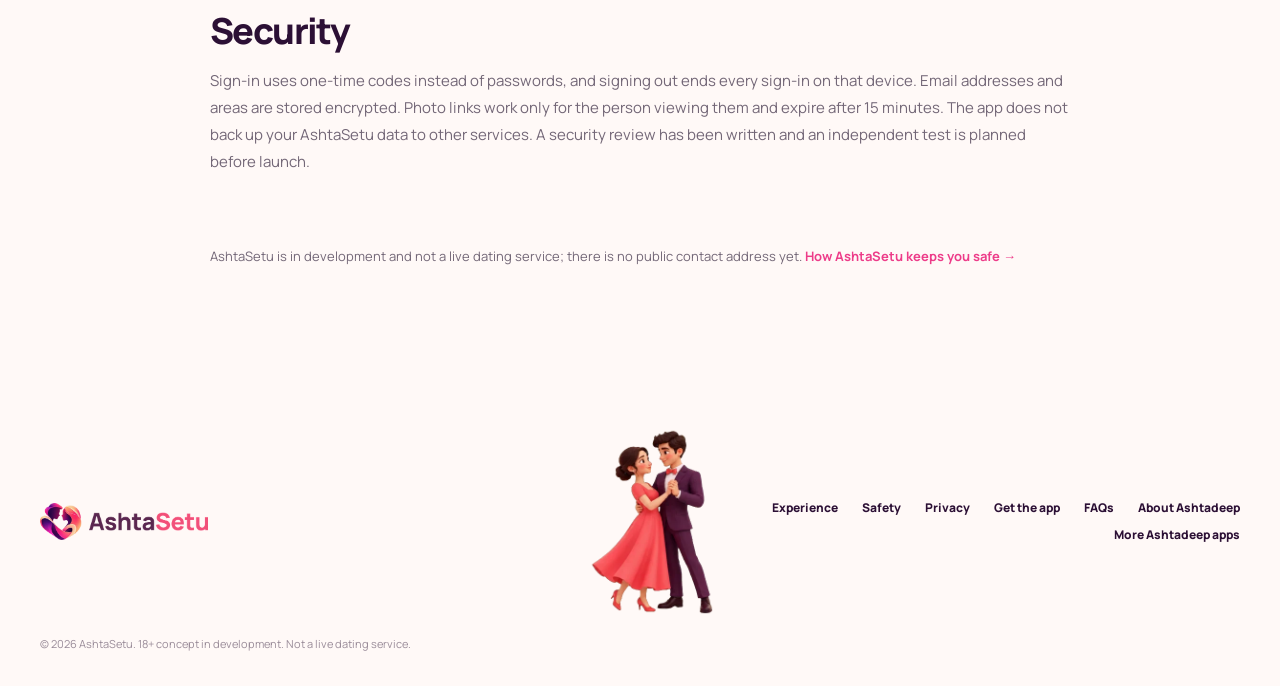
<file: privacy.html>
<!doctype html>
<html lang="en">
<head>
  <meta charset="utf-8">
  <meta http-equiv="Content-Security-Policy" content="default-src 'none'; script-src 'self'; style-src 'self'; img-src 'self'; font-src 'self'; media-src 'self'; base-uri 'none'; form-action 'none'">
  <meta name="referrer" content="strict-origin-when-cross-origin">
  <meta name="viewport" content="width=device-width, initial-scale=1">
  <meta name="theme-color" content="#fff9f7">
  <meta name="description" content="How AshtaSetu, an 18+ dating app in development, handles your data: what it keeps, who sees what, how long it is kept and the controls you have.">
  <title>Your Data at AshtaSetu</title>
  <link rel="icon" href="assets/brand/favicon.png" type="image/png">
  <link rel="apple-touch-icon" href="assets/brand/apple-touch-icon.png">
  <link rel="preload" href="assets/fonts/manrope-latin.woff2" as="font" type="font/woff2" crossorigin>
  <link rel="stylesheet" href="styles.css?v=4f9d3c2c78">
  <script src="script.js?v=49c0c96ef6" defer></script>
</head>
<body>
  <a class="skip-link" href="#main">Skip to content</a>
  <header class="site-header">
    <nav class="nav shell" aria-label="Main navigation">
      <a class="brand" href="index.html" aria-label="AshtaSetu home"><img src="assets/brand/ashtasetu-lockup.webp" alt="AshtaSetu" width="520" height="113"></a>
      <span class="mascot mascot-header" aria-hidden="true" data-mascot><img src="assets/mascot/couple-waltz.webp" alt="" width="318" height="400"></span>
      <div class="nav-links" id="nav-links">
        <a href="index.html#experience">The experience</a><a href="index.html#new">What’s new</a><a href="safety.html">Safety</a><a href="privacy.html" aria-current="page">Privacy</a><a href="get-the-app.html">Get the app</a><a href="index.html#faq">FAQs</a><a class="nav-company" href="https://ashtadeep.com/">Ashtadeep</a>
      </div>
      <a class="nav-cta" href="index.html#preview">Explore the preview <span aria-hidden="true">↗</span></a>
      <button class="menu-toggle" type="button" aria-label="Open menu" aria-controls="nav-links" aria-expanded="false"><span></span><span></span></button>
    </nav>
  </header>

  <main id="main" class="doc shell">
    <span class="kicker">YOUR DATA</span>
    <h1>What AshtaSetu keeps,<br><em>and why.</em></h1>
    <p class="doc-lede">A plain-language description of how the AshtaSetu app in development handles personal data. AshtaSetu is not launched; this is not yet its legal privacy policy, which will be reviewed by a lawyer before launch. Retention periods below may change in that review.</p>

    <nav class="doc-toc" aria-label="On this page">
      <a href="#keeps">What AshtaSetu keeps</a><a href="#never">What it never collects</a><a href="#who">Who sees what</a><a href="#how-long">How long</a><a href="#controls">Your controls</a><a href="#security">Security</a>
    </nav>

    <section id="keeps" aria-labelledby="keeps-title">
      <h2 id="keeps-title">What AshtaSetu keeps</h2>
      <ul class="doc-list">
        <li><strong>Your email address,</strong> to send one-time sign-in codes. It is stored encrypted. There are no passwords.</li>
        <li><strong>Your profile:</strong> name, age, what you’re looking for, interests, prompts and the photos you add.</li>
        <li><strong>How you identify and who you’d like to meet,</strong> used only for matching.</li>
        <li><strong>The result of your age check,</strong> which opens dating on your account.</li>
        <li><strong>Your approximate area, only if you turn distance on:</strong> a square about 2 km across, stored encrypted.</li>
        <li><strong>Likes, matches and messages,</strong> so your conversations work.</li>
        <li><strong>Blocks and reports,</strong> to keep people safe.</li>
        <li><strong>Call records:</strong> who called whom, voice or video, when, and how it ended. Never what was said or seen.</li>
        <li><strong>Security events:</strong> the kind and time of events such as signing in, for investigating abuse.</li>
      </ul>
    </section>

    <section id="never" aria-labelledby="never-title">
      <h2 id="never-title">What it never collects</h2>
      <ul class="doc-list">
        <li>Your exact location. The app asks your phone for approximate location only, never precise or background location.</li>
        <li>Your contacts, other apps or browsing.</li>
        <li>Recordings or content of calls. Calls go from phone to phone; the server only helps them connect.</li>
        <li>Advertising or analytics tracking. The app contains no advertising or analytics code.</li>
        <li>Your photos’ hidden location data, which is removed when a photo is processed.</li>
      </ul>
    </section>

    <section id="who" aria-labelledby="who-title">
      <h2 id="who-title">Who sees what</h2>
      <div class="doc-grid">
        <article><h3>Other members see</h3><p>Your name, age, profile and approved photos; how you identify, only if you choose to show it; a distance band, if you both have distance on; and what you have in common.</p></article>
        <article><h3>Other members never see</h3><p>Your email, your area, who you’d like to meet, your age-check details, who you’ve blocked or reported, and whether you’ve read a message, unless you both share read receipts.</p></article>
      </div>
      <p>Moderators see only what they need to review a report: the reason, the profile, and the one message you chose to include. Photos are reviewed by a person before anyone else sees them.</p>
    </section>

    <section id="how-long" aria-labelledby="how-long-title">
      <h2 id="how-long-title">How long it is kept</h2>
      <div class="doc-table" role="table" aria-label="How long data is kept">
        <div role="row"><span role="columnheader">What</span><span role="columnheader">Kept for</span></div>
        <div role="row"><span role="cell">Your account, profile, matches and messages</span><span role="cell">Until you delete your account, then removed after a 7-day grace period</span></div>
        <div role="row"><span role="cell">Your approximate area</span><span role="cell">Until you turn distance off, which removes it at once</span></div>
        <div role="row"><span role="cell">Used or expired sign-in codes</span><span role="cell">1 day</span></div>
        <div role="row"><span role="cell">Ended sign-ins on a device</span><span role="cell">30 days; a device unused for 90 days signs in again</span></div>
        <div role="row"><span role="cell">Rejected photo records (the photo itself is deleted at once)</span><span role="cell">90 days</span></div>
        <div role="row"><span role="cell">Call records</span><span role="cell">90 days</span></div>
        <div role="row"><span role="cell">Security events (kind and time only)</span><span role="cell">1 year</span></div>
        <div role="row"><span role="cell">Decided reports and appeals</span><span role="cell">2 years, to recognise repeat abuse</span></div>
        <div role="row"><span role="cell">Backups</span><span role="cell">Replaced after 7 days, so deleted data leaves them too</span></div>
      </div>
    </section>

    <section id="controls" aria-labelledby="controls-title">
      <h2 id="controls-title">Your controls</h2>
      <ul class="doc-list">
        <li><strong>Download a copy</strong> of everything AshtaSetu keeps about you, from Settings. It includes your own messages, never anyone else’s.</li>
        <li><strong>Delete your account</strong> from Settings. It is removed after 7 days, in case you change your mind; signing in before then keeps it.</li>
        <li><strong>Take a break</strong> by turning off “Show me on Discover”.</li>
        <li><strong>Turn distance off</strong> at any time, or hide it near private places. Private places are kept only on your phone.</li>
        <li><strong>Choose read receipts and typing,</strong> shared only when both of you turn them on.</li>
        <li><strong>Decide who can send you photos</strong> and who can call you, one match at a time.</li>
      </ul>
    </section>

    <section id="security" aria-labelledby="security-title">
      <h2 id="security-title">Security</h2>
      <p>Sign-in uses one-time codes instead of passwords, and signing out ends every sign-in on that device. Email addresses and areas are stored encrypted. Photo links work only for the person viewing them and expire after 15 minutes. The app does not back up your AshtaSetu data to other services. A security review has been written and an independent test is planned before launch.</p>
    </section>

    <p class="doc-foot">AshtaSetu is in development and not a live dating service; there is no public contact address yet. <a href="safety.html">How AshtaSetu keeps you safe →</a></p>
  </main>

  <footer class="footer shell"><a class="footer-brand" href="index.html"><img src="assets/brand/ashtasetu-lockup.webp" alt="AshtaSetu" width="520" height="113" loading="lazy"></a><span class="mascot mascot-footer" aria-hidden="true" data-mascot><img src="assets/mascot/couple-waltz.webp" alt="" width="318" height="400" loading="lazy"></span><div><a href="index.html#experience">Experience</a><a href="safety.html">Safety</a><a href="privacy.html">Privacy</a><a href="get-the-app.html">Get the app</a><a href="index.html#faq">FAQs</a><a href="https://ashtadeep.com/">About Ashtadeep</a><a href="https://ashtadeep.com/#apps">More Ashtadeep apps</a></div><p>© <span id="year">2026</span> AshtaSetu. 18+ concept in development. Not a live dating service.</p></footer>
</body>
</html>
</file>
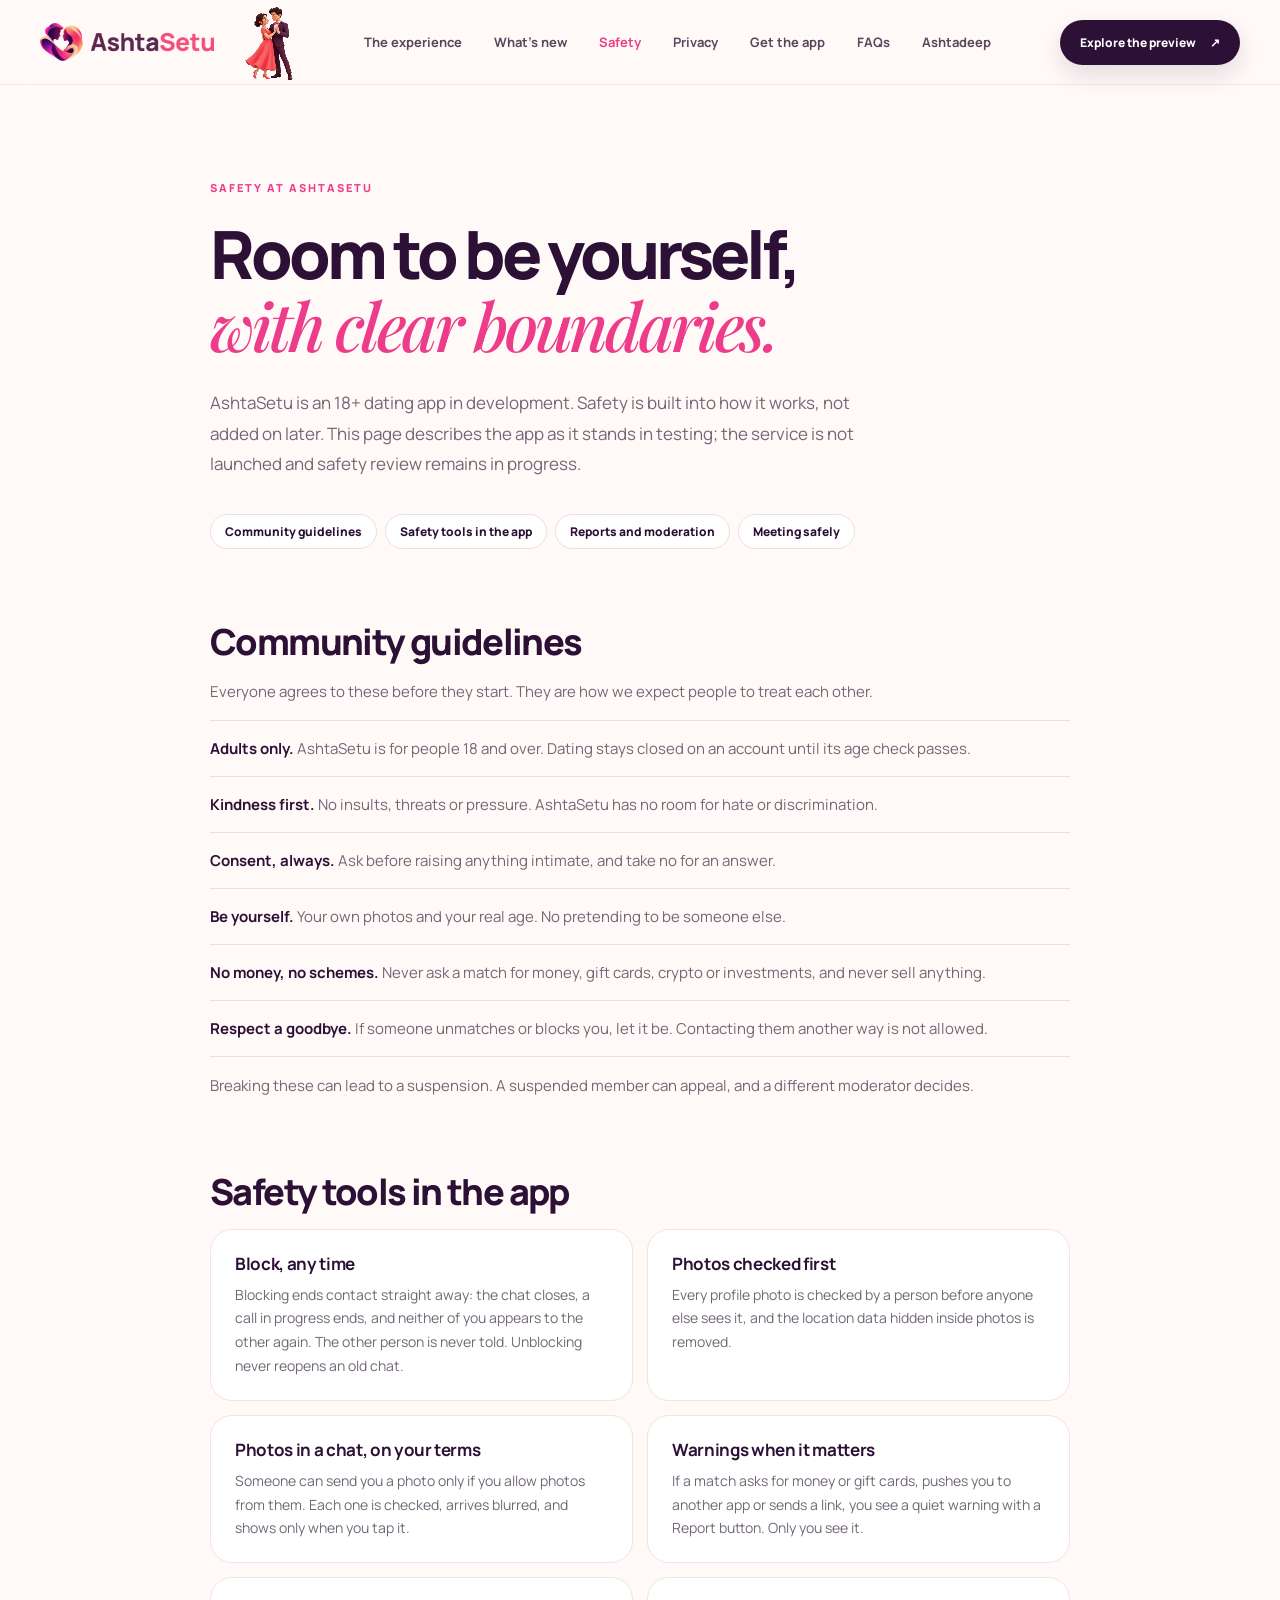
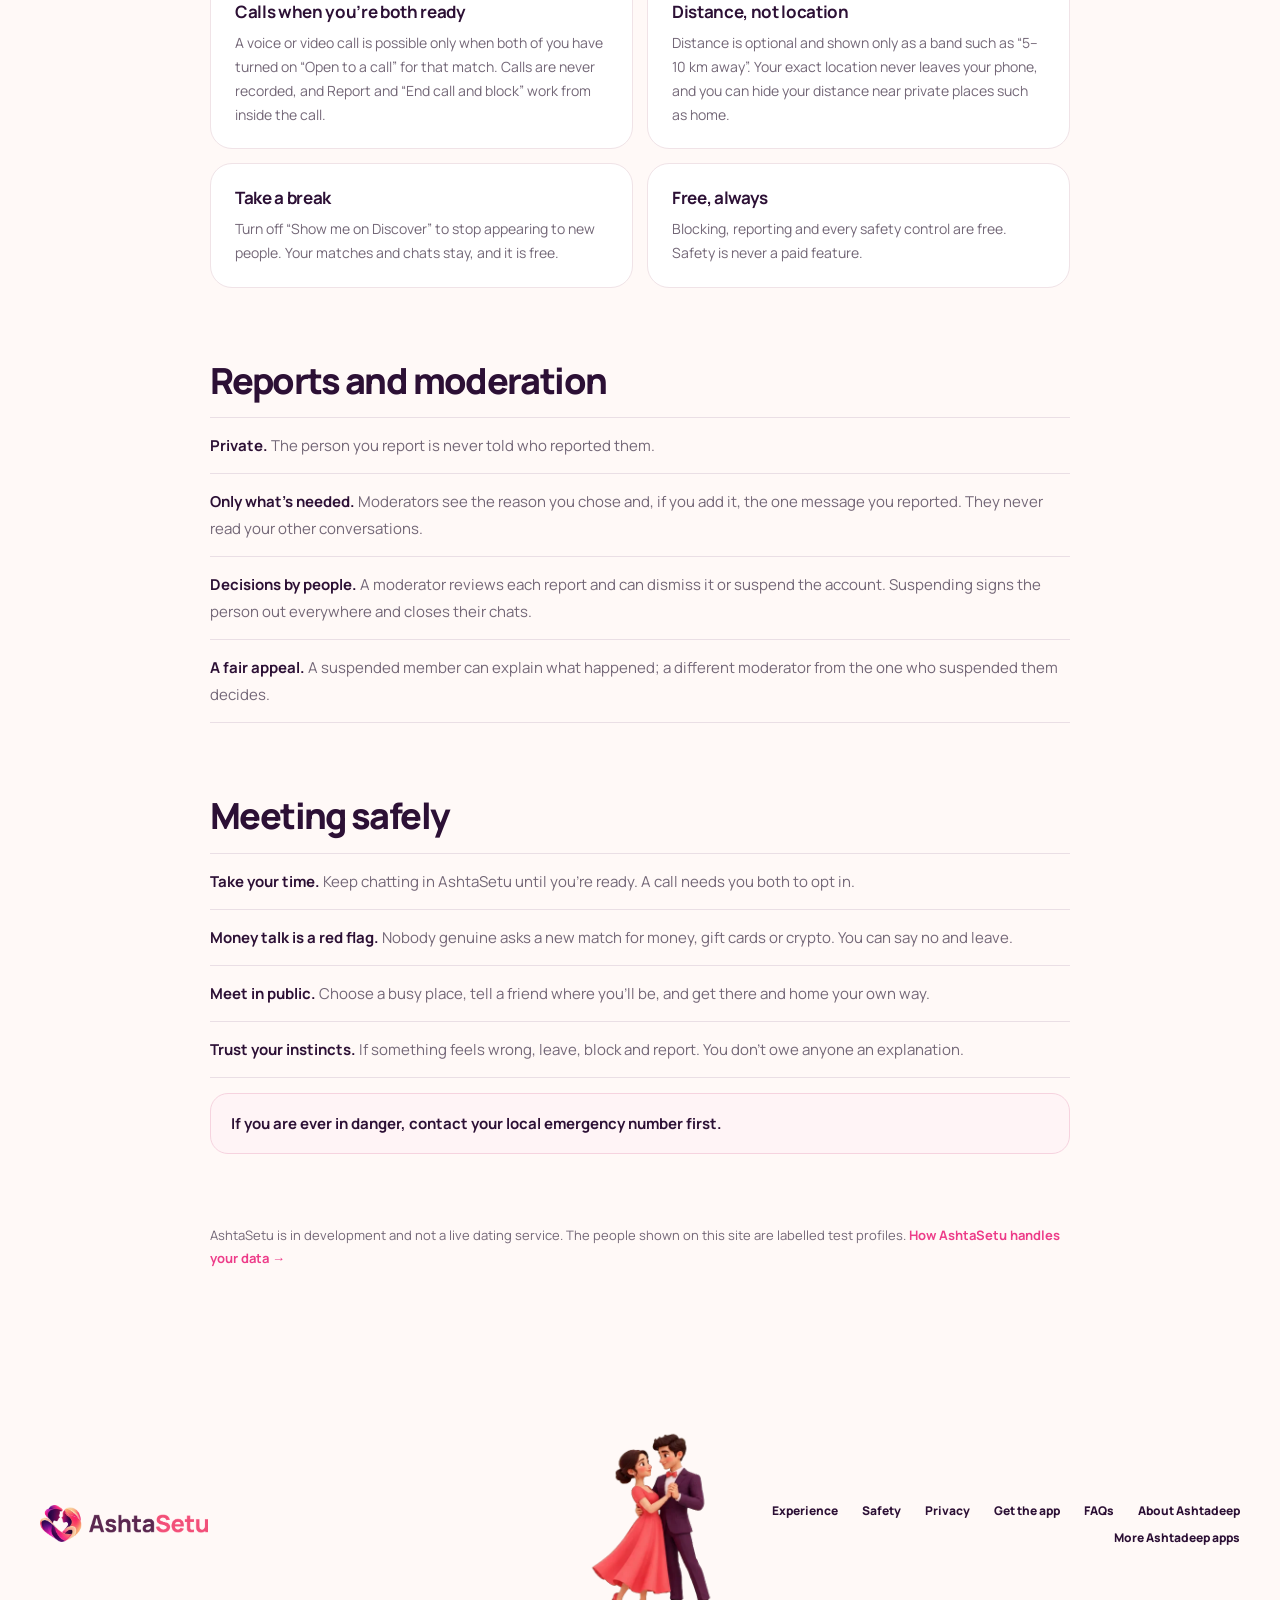
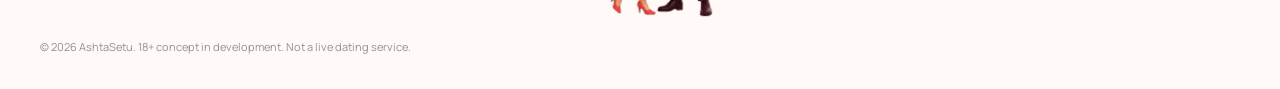
<file: safety.html>
<!doctype html>
<html lang="en">
<head>
  <meta charset="utf-8">
  <meta http-equiv="Content-Security-Policy" content="default-src 'none'; script-src 'self'; style-src 'self'; img-src 'self'; font-src 'self'; media-src 'self'; base-uri 'none'; form-action 'none'">
  <meta name="referrer" content="strict-origin-when-cross-origin">
  <meta name="viewport" content="width=device-width, initial-scale=1">
  <meta name="theme-color" content="#fff9f7">
  <meta name="description" content="How AshtaSetu, an 18+ dating app in development, keeps people safe: community guidelines, the safety tools built into the app, and tips for meeting.">
  <title>Safety at AshtaSetu</title>
  <link rel="icon" href="assets/brand/favicon.png" type="image/png">
  <link rel="apple-touch-icon" href="assets/brand/apple-touch-icon.png">
  <link rel="preload" href="assets/fonts/manrope-latin.woff2" as="font" type="font/woff2" crossorigin>
  <link rel="stylesheet" href="styles.css?v=4f9d3c2c78">
  <script src="script.js?v=49c0c96ef6" defer></script>
</head>
<body>
  <a class="skip-link" href="#main">Skip to content</a>
  <header class="site-header">
    <nav class="nav shell" aria-label="Main navigation">
      <a class="brand" href="index.html" aria-label="AshtaSetu home"><img src="assets/brand/ashtasetu-lockup.webp" alt="AshtaSetu" width="520" height="113"></a>
      <span class="mascot mascot-header" aria-hidden="true" data-mascot><img src="assets/mascot/couple-waltz.webp" alt="" width="318" height="400"></span>
      <div class="nav-links" id="nav-links">
        <a href="index.html#experience">The experience</a><a href="index.html#new">What’s new</a><a href="safety.html" aria-current="page">Safety</a><a href="privacy.html">Privacy</a><a href="get-the-app.html">Get the app</a><a href="index.html#faq">FAQs</a><a class="nav-company" href="https://ashtadeep.com/">Ashtadeep</a>
      </div>
      <a class="nav-cta" href="index.html#preview">Explore the preview <span aria-hidden="true">↗</span></a>
      <button class="menu-toggle" type="button" aria-label="Open menu" aria-controls="nav-links" aria-expanded="false"><span></span><span></span></button>
    </nav>
  </header>

  <main id="main" class="doc shell">
    <span class="kicker">SAFETY AT ASHTASETU</span>
    <h1>Room to be yourself,<br><em>with clear boundaries.</em></h1>
    <p class="doc-lede">AshtaSetu is an 18+ dating app in development. Safety is built into how it works, not added on later. This page describes the app as it stands in testing; the service is not launched and safety review remains in progress.</p>

    <nav class="doc-toc" aria-label="On this page">
      <a href="#guidelines">Community guidelines</a><a href="#tools">Safety tools in the app</a><a href="#reports">Reports and moderation</a><a href="#meeting">Meeting safely</a>
    </nav>

    <section id="guidelines" aria-labelledby="guidelines-title">
      <h2 id="guidelines-title">Community guidelines</h2>
      <p>Everyone agrees to these before they start. They are how we expect people to treat each other.</p>
      <ul class="doc-list">
        <li><strong>Adults only.</strong> AshtaSetu is for people 18 and over. Dating stays closed on an account until its age check passes.</li>
        <li><strong>Kindness first.</strong> No insults, threats or pressure. AshtaSetu has no room for hate or discrimination.</li>
        <li><strong>Consent, always.</strong> Ask before raising anything intimate, and take no for an answer.</li>
        <li><strong>Be yourself.</strong> Your own photos and your real age. No pretending to be someone else.</li>
        <li><strong>No money, no schemes.</strong> Never ask a match for money, gift cards, crypto or investments, and never sell anything.</li>
        <li><strong>Respect a goodbye.</strong> If someone unmatches or blocks you, let it be. Contacting them another way is not allowed.</li>
      </ul>
      <p>Breaking these can lead to a suspension. A suspended member can appeal, and a different moderator decides.</p>
    </section>

    <section id="tools" aria-labelledby="tools-title">
      <h2 id="tools-title">Safety tools in the app</h2>
      <div class="doc-grid">
        <article><h3>Block, any time</h3><p>Blocking ends contact straight away: the chat closes, a call in progress ends, and neither of you appears to the other again. The other person is never told. Unblocking never reopens an old chat.</p></article>
        <article><h3>Photos checked first</h3><p>Every profile photo is checked by a person before anyone else sees it, and the location data hidden inside photos is removed.</p></article>
        <article><h3>Photos in a chat, on your terms</h3><p>Someone can send you a photo only if you allow photos from them. Each one is checked, arrives blurred, and shows only when you tap it.</p></article>
        <article><h3>Warnings when it matters</h3><p>If a match asks for money or gift cards, pushes you to another app or sends a link, you see a quiet warning with a Report button. Only you see it.</p></article>
        <article><h3>Calls when you’re both ready</h3><p>A voice or video call is possible only when both of you have turned on “Open to a call” for that match. Calls are never recorded, and Report and “End call and block” work from inside the call.</p></article>
        <article><h3>Distance, not location</h3><p>Distance is optional and shown only as a band such as “5–10 km away”. Your exact location never leaves your phone, and you can hide your distance near private places such as home.</p></article>
        <article><h3>Take a break</h3><p>Turn off “Show me on Discover” to stop appearing to new people. Your matches and chats stay, and it is free.</p></article>
        <article><h3>Free, always</h3><p>Blocking, reporting and every safety control are free. Safety is never a paid feature.</p></article>
      </div>
    </section>

    <section id="reports" aria-labelledby="reports-title">
      <h2 id="reports-title">Reports and moderation</h2>
      <ul class="doc-list">
        <li><strong>Private.</strong> The person you report is never told who reported them.</li>
        <li><strong>Only what’s needed.</strong> Moderators see the reason you chose and, if you add it, the one message you reported. They never read your other conversations.</li>
        <li><strong>Decisions by people.</strong> A moderator reviews each report and can dismiss it or suspend the account. Suspending signs the person out everywhere and closes their chats.</li>
        <li><strong>A fair appeal.</strong> A suspended member can explain what happened; a different moderator from the one who suspended them decides.</li>
      </ul>
    </section>

    <section id="meeting" aria-labelledby="meeting-title">
      <h2 id="meeting-title">Meeting safely</h2>
      <ul class="doc-list">
        <li><strong>Take your time.</strong> Keep chatting in AshtaSetu until you’re ready. A call needs you both to opt in.</li>
        <li><strong>Money talk is a red flag.</strong> Nobody genuine asks a new match for money, gift cards or crypto. You can say no and leave.</li>
        <li><strong>Meet in public.</strong> Choose a busy place, tell a friend where you’ll be, and get there and home your own way.</li>
        <li><strong>Trust your instincts.</strong> If something feels wrong, leave, block and report. You don’t owe anyone an explanation.</li>
      </ul>
      <p class="doc-note">If you are ever in danger, contact your local emergency number first.</p>
    </section>

    <p class="doc-foot">AshtaSetu is in development and not a live dating service. The people shown on this site are labelled test profiles. <a href="privacy.html">How AshtaSetu handles your data →</a></p>
  </main>

  <footer class="footer shell"><a class="footer-brand" href="index.html"><img src="assets/brand/ashtasetu-lockup.webp" alt="AshtaSetu" width="520" height="113" loading="lazy"></a><span class="mascot mascot-footer" aria-hidden="true" data-mascot><img src="assets/mascot/couple-waltz.webp" alt="" width="318" height="400" loading="lazy"></span><div><a href="index.html#experience">Experience</a><a href="safety.html">Safety</a><a href="privacy.html">Privacy</a><a href="get-the-app.html">Get the app</a><a href="index.html#faq">FAQs</a><a href="https://ashtadeep.com/">About Ashtadeep</a><a href="https://ashtadeep.com/#apps">More Ashtadeep apps</a></div><p>© <span id="year">2026</span> AshtaSetu. 18+ concept in development. Not a live dating service.</p></footer>
</body>
</html>
</file>
<file: styles.css>
/* Fonts are served from this site (SIL Open Font License, see assets/fonts). */
@font-face{font-family:Manrope;font-style:normal;font-weight:400 800;font-display:swap;src:url(assets/fonts/manrope-latin.woff2) format('woff2')}
@font-face{font-family:'Playfair Display';font-style:italic;font-weight:500;font-display:swap;src:url(assets/fonts/playfair-display-italic-latin.woff2) format('woff2')}
:root{--ink:#2c1035;--muted:#736777;--coral:#f26670;--pink:#ed3c89;--peach:#fff0e6;--cream:#fff9f7;--line:#eadfe5;--plum:#401247;--shadow:0 24px 80px rgba(64,18,71,.12)}
*{box-sizing:border-box}html{scroll-behavior:smooth}body{margin:0;background:var(--cream);color:var(--ink);font-family:Manrope,'DM Sans',sans-serif;-webkit-font-smoothing:antialiased}button,a{-webkit-tap-highlight-color:transparent}button{font:inherit}a{color:inherit;text-decoration:none}img{display:block;max-width:100%}.shell{width:min(100% - 80px,1320px);margin-inline:auto}.skip-link{position:absolute;left:12px;top:-60px;background:#fff;padding:12px;z-index:1000}.skip-link:focus{top:12px}.site-header{position:sticky;top:0;z-index:50;background:rgba(255,249,247,.83);backdrop-filter:blur(24px);-webkit-backdrop-filter:blur(24px);border-bottom:1px solid rgba(90,36,75,.08)}.nav{min-height:84px;display:flex;align-items:center;gap:32px}.brand img{width:174px;height:auto}.nav-links{display:flex;gap:32px;margin:auto;font-size:13px;font-weight:700;color:#59465e}.nav-links a,.footer a,.text-link{transition:color .2s}.nav-links a:hover,.footer a:hover,.text-link:hover{color:var(--pink)}.nav-cta{background:var(--ink);color:#fff;border-radius:999px;padding:14px 20px;font-size:12px;font-weight:800;white-space:nowrap;box-shadow:0 10px 24px rgba(44,16,53,.13);transition:transform .2s,background .2s}.nav-cta:hover,.button:hover{transform:translateY(-3px)}.nav-cta span{margin-left:12px}.menu-toggle{display:none}
.hero{min-height:720px;display:grid;grid-template-columns:1.05fr .95fr;align-items:center;gap:28px;padding-block:70px 85px;position:relative}.hero-copy{position:relative;z-index:2;padding-bottom:26px}.eyebrow,.kicker{font-size:11px;font-weight:800;letter-spacing:.18em;text-transform:uppercase;color:var(--pink)}.eyebrow{display:inline-flex;align-items:center;gap:10px;letter-spacing:.08em;color:#6d526c;background:#fff;padding:10px 15px;border:1px solid #f4e3e8;border-radius:999px;box-shadow:0 5px 18px rgba(64,18,71,.04)}.eyebrow-dot{width:7px;height:7px;border-radius:50%;background:var(--pink);box-shadow:0 0 0 4px #ffe4ec}.hero h1,h2{font-size:clamp(49px,5.5vw,88px);line-height:1.07;letter-spacing:-.065em;font-weight:800;margin:28px 0}.hero h1{max-width:730px;white-space:nowrap}.hero h1 em,h2 em{font-family:'Playfair Display',Georgia,serif;font-weight:500;letter-spacing:-.06em;color:var(--pink)}.hero-copy>p:not(.hero-note){font-size:17px;line-height:1.75;max-width:510px;color:var(--muted)}.hero-actions{display:flex;align-items:center;gap:30px;margin-top:35px}.button{display:inline-flex;gap:25px;align-items:center;justify-content:center;border-radius:999px;padding:16px 23px;font-size:13px;font-weight:800;transition:transform .2s,box-shadow .2s;white-space:nowrap}.button-primary{color:#fff;background:linear-gradient(110deg,#f46c68,#e93885);box-shadow:0 12px 28px rgba(233,56,133,.2)}.text-link{font-size:13px;font-weight:800}.text-link span{margin-left:6px}.hero-note{font-size:11px;color:#978c99;margin-top:23px}.hero-art{height:650px;position:relative;display:grid;place-items:center;isolation:isolate}.hero-halo{position:absolute;inset:10% 0 7%;border-radius:46% 54% 51% 49%;background:radial-gradient(circle at 52% 40%,#ffdecf 0,#f9c9da 42%,#f7e9eb 72%,transparent 75%);filter:blur(1px);transform:rotate(-13deg);z-index:-2}.orbit{position:absolute;border:1px solid rgba(226,61,121,.18);border-radius:50%;transform:rotate(-19deg);z-index:-1}.orbit-one{width:115%;height:62%}.orbit-two{width:95%;height:88%;transform:rotate(17deg)}.phone{background:#251426;padding:9px;border:3px solid #473547;border-radius:48px;box-shadow:0 32px 65px rgba(35,9,42,.25),inset 0 0 0 2px rgba(255,255,255,.25);overflow:hidden;position:relative}.phone img{width:100%;height:100%;object-fit:cover;object-position:top;border-radius:36px;background:#fff}.phone-top{width:30%;height:20px;position:absolute;top:8px;left:35%;background:#251426;z-index:2;border-radius:0 0 14px 14px}.hero-phone{width:min(310px,55vw);height:620px;transform:rotate(8deg)}.floating-tag{position:absolute;border:1px solid #fff;background:rgba(255,255,255,.92);padding:14px 20px;border-radius:18px;box-shadow:var(--shadow);font-size:14px;font-weight:800;z-index:3}.floating-tag span{color:var(--pink)}.floating-tag-one{top:16%;left:1%;transform:rotate(-9deg)}.floating-tag-two{bottom:18%;right:-2%;transform:rotate(10deg)}.hero-spark{position:absolute;color:#ec578c}.hero-spark-one{top:9%;right:12%;font-size:67px}.hero-spark-two{bottom:13%;left:11%;font-size:44px}
.marquee{overflow:hidden;background:var(--plum);color:#fff;transform:rotate(-1deg);margin:0 -1%;white-space:nowrap}.marquee-inner{width:max-content;padding:19px 0;font-size:14px;font-weight:800;letter-spacing:.12em;text-transform:uppercase;animation:marquee 32s linear infinite}.marquee span{color:#ffb6bf;margin:0 35px}@keyframes marquee{to{transform:translateX(-35%)}}
.section{padding-block:125px}.section-intro{display:grid;grid-template-columns:1fr .55fr;align-items:end;gap:60px}.section h2,.showcase h2,.safety-section h2,.closing h2{font-size:clamp(44px,5vw,72px);margin:20px 0 0}.section-intro p{font-size:17px;line-height:1.85;color:var(--muted);margin:0 0 10px}.showcase{background:#fff;border:1px solid #f2e9e9;border-radius:42px;display:grid;grid-template-columns:1fr 1fr;overflow:hidden;min-height:640px;box-shadow:0 15px 55px rgba(92,31,65,.06)}.showcase-copy{padding:clamp(35px,5vw,80px);align-self:center}.showcase-copy p{font-size:16px;line-height:1.8;color:var(--muted);max-width:420px}.preview-tabs{display:grid;max-width:440px;margin-top:48px}.preview-tab{background:none;border:0;border-bottom:1px solid var(--line);text-align:left;padding:17px 4px;color:#a194a1;font-size:12px;font-weight:800;cursor:pointer;transition:color .2s,padding-left .2s}.preview-tab span{font-size:16px;margin-left:25px}.preview-tab:hover{padding-left:10px}.preview-tab[aria-selected=true]{color:var(--pink);border-bottom-color:var(--pink)}.showcase-stage{min-height:650px;background:radial-gradient(circle at 50% 43%,#ffcddd,#fbe8e6 48%,#fff1e9 100%);display:grid;place-items:center;position:relative;overflow:hidden}.stage-glow{position:absolute;width:80%;aspect-ratio:1;border:1px solid #fff8;border-radius:50%;box-shadow:0 0 0 80px #ffffff25,0 0 0 160px #ffffff17}.showcase-phone{height:540px;width:269px;transform:translateY(45px) rotate(-5deg);transition:transform .4s}.showcase-phone:hover{transform:translateY(36px) rotate(0)}.screen-caption{position:absolute;bottom:15px;color:#72425e;font-size:11px;font-weight:800;letter-spacing:.06em;text-transform:uppercase}.features .section-heading{margin-bottom:48px}.feature-grid{display:grid;grid-template-columns:1.3fr 1fr 1fr;gap:18px}.feature{background:#fff;border:1px solid #f0e3e7;border-radius:28px;padding:31px;min-height:360px;position:relative;overflow:hidden}.feature-wide{background:linear-gradient(140deg,#fff4ec,#ffe3ea)}.feature-icon{width:40px;height:40px;border-radius:13px;display:grid;place-items:center;background:#ffe6eb;color:var(--pink);font-size:24px;margin-bottom:22px}.feature h3{font-size:22px;line-height:1.24;letter-spacing:-.04em;margin:0 0 10px}.feature p{font-size:13px;line-height:1.7;color:var(--muted);max-width:280px;margin:0}.feature-art{position:absolute;left:28px;right:28px;bottom:-22px;background:#fff;border:1px solid #f5e0e7;border-radius:20px;box-shadow:var(--shadow);padding:22px;transform:rotate(-4deg)}.prompt-art span{font-size:11px;color:var(--pink);font-weight:800}.prompt-art strong{display:block;font-size:17px;line-height:1.5;margin-top:8px}.prompt-art i{position:absolute;right:16px;top:15px;color:var(--pink)}.feature-orb{font-family:Georgia,serif;font-size:150px;color:#f97b9c;position:absolute;right:-12px;bottom:-70px;text-shadow:0 18px 30px #f55c8740}.mini-chat{display:grid;gap:10px;position:absolute;bottom:22px;left:22px;right:22px}.mini-chat span{background:#f7edf5;border-radius:14px 14px 14px 2px;padding:12px;font-size:11px;color:#604666;width:max-content;max-width:100%}.mini-chat span+span{background:#ffe2e9;border-radius:14px 14px 2px 14px;justify-self:end}
.safety-section{background:#361442;color:#fff;padding-block:100px;overflow:hidden}.safety-layout{display:grid;grid-template-columns:.9fr 1.1fr;align-items:center;gap:80px}.safety-visual{height:480px;display:grid;place-items:center;position:relative}.safety-ring{position:absolute;border:1px solid #ffffff36;border-radius:50%;aspect-ratio:1}.safety-ring-one{width:370px}.safety-ring-two{width:520px}.safety-heart{font-size:260px;line-height:1;color:#ff86a2;text-shadow:0 20px 70px #e637854d;transform:rotate(-15deg)}.safety-copy .kicker{color:#ffa7b9}.safety-section h2 em{color:#ff9cad}.safety-copy>p{font-size:15px;line-height:1.8;color:#e2d2e2;max-width:520px}.safety-copy ul{padding:0;margin:34px 0;list-style:none}.safety-copy li{display:flex;align-items:baseline;padding:16px 0;border-top:1px solid #ffffff26;font-size:14px;font-weight:700}.safety-copy li span{color:#ff9cad;margin-right:24px;flex:none}.safety-copy .safety-footnote{font-size:11px;color:#bba9bf}.faq{display:grid;grid-template-columns:.8fr 1.2fr;gap:70px}.faq-list{padding-top:16px}.faq details{border-bottom:1px solid var(--line)}.faq summary{cursor:pointer;list-style:none;padding:22px 36px 22px 0;font-size:15px;font-weight:800;position:relative}.faq summary::-webkit-details-marker{display:none}.faq summary::after{content:'+';position:absolute;right:4px;font-size:24px;font-weight:400;top:15px;color:var(--pink)}.faq details[open] summary::after{content:'−'}.faq details p{line-height:1.8;color:var(--muted);font-size:13px;padding-right:20px;margin:0 0 24px}.closing{background:linear-gradient(120deg,#ef6681,#e93890 52%,#9c298f);color:#fff;overflow:hidden}.closing-inner{position:relative;padding-block:105px 115px;text-align:center}.closing .kicker{color:#ffe1e8}.closing h2{font-size:clamp(58px,6vw,90px)}.closing h2 em{color:#ffe7e4}.closing p{max-width:460px;margin:25px auto;line-height:1.7;font-size:15px}.button-light{background:#fff;color:var(--ink);margin-top:12px}.closing-spark{position:absolute;right:6%;top:20%;font-size:120px;opacity:.2}.footer{min-height:210px;display:grid;grid-template-columns:1fr auto;align-items:center;gap:20px;padding-block:35px}.footer-brand img{width:168px;height:auto}.footer>div{display:flex;gap:24px;font-size:12px;font-weight:800}.footer p{grid-column:1/-1;color:#9a8c99;font-size:11px;margin:0}
.fresh .section-heading{margin-bottom:48px}.fresh-grid{display:grid;grid-template-columns:repeat(3,1fr);gap:18px}.fresh-card{background:#fff;border:1px solid #f0e3e7;border-radius:28px;padding:34px 31px 31px;display:flex;flex-direction:column;gap:12px}.fresh-card:nth-child(2),.fresh-card:nth-child(5){background:linear-gradient(160deg,#fff4ec,#ffe3ea)}.fresh-phone{width:min(220px,70%);margin:0 auto 18px;border-radius:38px}.fresh-phone img{height:auto;border-radius:28px}.fresh-card h3{font-size:22px;line-height:1.24;letter-spacing:-.04em;margin:0}.fresh-card p{font-size:13px;line-height:1.7;color:var(--muted);margin:0}.fresh-note{font-size:11px;color:#978c99;margin:22px 0 0}.screen-caption{z-index:3;background:rgba(255,249,247,.9);padding:7px 14px;border-radius:999px;box-shadow:0 6px 18px rgba(64,18,71,.08)}
:focus-visible{outline:3px solid #f26670;outline-offset:4px}
@media(max-width:1050px){.fresh-grid{grid-template-columns:1fr 1fr}.fresh-card:nth-child(odd):last-child{grid-column:span 2}.nav-links{gap:18px}.hero h1{font-size:clamp(44px,5.8vw,70px)}.feature-grid{grid-template-columns:repeat(2,1fr)}.feature-wide{grid-column:span 2}.feature-wide{min-height:300px}.feature-art{left:auto;width:40%;bottom:15px}.safety-layout{gap:25px}}
@media(max-width:720px){.fresh-grid{grid-template-columns:1fr}.fresh-card:nth-child(odd):last-child{grid-column:auto}.shell{width:min(100% - 36px,560px)}.nav{min-height:68px;gap:12px}.brand img{width:138px}.nav-cta{margin-left:auto;padding:11px 14px;font-size:10px}.nav-cta span{display:none}.menu-toggle{display:flex;flex-direction:column;justify-content:center;gap:5px;width:34px;height:34px;border:0;background:transparent;padding:6px}.menu-toggle span{height:2px;width:22px;background:var(--ink);border-radius:2px}.nav-links{position:absolute;top:68px;left:0;right:0;background:#fffaf9;display:none;flex-direction:column;gap:0;padding:12px 18px 20px;box-shadow:0 20px 30px #42194716}.nav-links.is-open{display:flex}.nav-links a{padding:13px 6px;border-bottom:1px solid var(--line)}.hero{display:flex;flex-direction:column;min-height:auto;padding-top:48px;padding-bottom:75px;gap:0}.hero-copy{width:100%;padding-bottom:0}.hero h1{font-size:clamp(44px,10.5vw,72px);margin:24px 0 17px;white-space:normal}.hero-copy>p:not(.hero-note){font-size:14px;line-height:1.7}.hero-actions{gap:18px;margin-top:25px}.button{padding:14px 18px;font-size:12px;gap:12px}.text-link{font-size:12px}.hero-note{margin-top:18px}.hero-art{width:100%;height:490px;margin-top:8px}.hero-phone{height:450px;width:225px}.floating-tag{font-size:10px;padding:10px 11px}.floating-tag-one{left:2%;top:16%}.floating-tag-two{right:0;bottom:16%}.hero-spark-one{font-size:44px}.hero-spark-two{font-size:30px}.section{padding-block:85px}.section h2,.showcase h2,.safety-section h2{font-size:clamp(43px,9vw,60px)}.section-intro{display:block}.section-intro p{font-size:14px;line-height:1.8;margin-top:25px}.showcase{width:100%;border-radius:28px;display:flex;flex-direction:column}.showcase-copy{padding:55px 24px 28px}.showcase-copy p{font-size:14px}.preview-tabs{grid-template-columns:repeat(4,1fr);gap:4px;margin-top:22px}.preview-tab{font-size:9px;padding:12px 0;text-align:center}.preview-tab span{display:block;font-size:10px;margin:4px 0 0}.showcase-stage{min-height:530px}.showcase-phone{height:495px;width:246px}.features .section-heading{margin-bottom:35px}.feature-grid{display:grid;grid-template-columns:1fr}.feature-wide{grid-column:auto}.feature{min-height:300px}.feature-art{width:auto;left:28px;bottom:-18px}.safety-section{padding-block:45px 75px}.safety-layout{display:flex;flex-direction:column}.safety-visual{height:235px;width:100%}.safety-ring-one{width:220px}.safety-ring-two{width:300px}.safety-heart{font-size:170px}.safety-copy{width:100%}.safety-copy>p{font-size:13px}.faq{display:block}.faq-list{margin-top:25px}.closing-inner{padding-block:90px}.closing h2{font-size:clamp(50px,11vw,72px)}.closing p{font-size:13px}.closing-spark{font-size:60px;right:0}.footer{display:flex;flex-direction:column;align-items:flex-start;min-height:auto;padding-block:42px}.footer>div{display:flex;flex-wrap:wrap;gap:15px}.footer p{line-height:1.6}}
@media(max-width:380px){.nav-cta{display:none}.menu-toggle{margin-left:auto}.hero-actions{flex-wrap:wrap}.hero-art{height:420px}.hero-phone{height:380px;width:190px}.eyebrow{font-size:9px}.floating-tag-one{left:-3%}}
@media(prefers-reduced-motion:reduce){html{scroll-behavior:auto}.marquee-inner{animation:none}*,*::before,*::after{transition-duration:.01ms!important;animation-duration:.01ms!important;animation-iteration-count:1!important}}
/* Decorative orbits may extend beyond the art box; never make the page pan sideways. */
body{overflow-x:clip}.marquee{margin-inline:0}.hero-art{overflow:clip}
.faq details a,.doc a{color:var(--pink);font-weight:700;text-decoration:none}.faq details a:hover,.doc a:hover{text-decoration:underline}.safety-footnote a{color:#ff9cad;font-weight:800;text-decoration:none;white-space:nowrap}.safety-footnote a:hover{text-decoration:underline}.nav-links a[aria-current=page]{color:var(--pink)}.doc{max-width:860px;padding-block:90px 110px}.doc h1{font-size:clamp(40px,5.2vw,72px);line-height:1.06;letter-spacing:-.06em;font-weight:800;margin:22px 0 26px}.doc h1 em{font-family:'Playfair Display',Georgia,serif;font-weight:500;letter-spacing:-.05em;color:var(--pink)}.doc h2{font-size:clamp(26px,3vw,36px);line-height:1.15;letter-spacing:-.045em;margin:72px 0 16px}.doc h3{font-size:17px;letter-spacing:-.02em;margin:0 0 8px}.doc p,.doc li{font-size:15px;line-height:1.8;color:var(--muted)}.doc strong{color:var(--ink)}.doc-lede{font-size:17px!important;max-width:680px}.doc-toc{display:flex;flex-wrap:wrap;gap:8px;margin:34px 0 0}.doc-toc a{border:1px solid var(--line);background:#fff;border-radius:999px;padding:8px 14px;font-size:12px;font-weight:800;color:var(--ink)}.doc-toc a:hover{color:var(--pink);text-decoration:none;border-color:#f3c2d4}.doc section{scroll-margin-top:100px}.doc-list{list-style:none;padding:0;margin:0;border-top:1px solid var(--line)}.doc-list li{padding:14px 0;border-bottom:1px solid var(--line)}.doc-grid{display:grid;grid-template-columns:1fr 1fr;gap:14px}.doc-grid article{background:#fff;border:1px solid #f0e3e7;border-radius:22px;padding:22px 24px}.doc-grid article p{margin:0;font-size:14px;line-height:1.7}.doc-table{border:1px solid var(--line);border-radius:20px;overflow:hidden;background:#fff;margin:6px 0 18px}.doc-table>div{display:grid;grid-template-columns:1fr 1fr;border-top:1px solid var(--line)}.doc-table>div:first-child{border-top:0;background:#fff4f6}.doc-table span{padding:13px 18px;font-size:14px;line-height:1.65;color:var(--muted)}.doc-table [role=columnheader]{font-size:11px;font-weight:800;letter-spacing:.14em;text-transform:uppercase;color:var(--pink)}.doc-note{background:#fff4f6;border:1px solid #f6d3df;border-radius:18px;padding:16px 20px;color:var(--ink)!important;font-weight:700}.doc-foot{margin-top:70px;font-size:13px!important}@media(max-width:720px){.doc{padding-block:56px 80px}.doc-grid,.doc-table>div{grid-template-columns:1fr}.doc-table [role=cell]:first-child{padding-bottom:2px;color:var(--ink);font-weight:700}.doc-table>div:first-child{display:none}.doc-table>div:nth-child(2){border-top:0}}
/* Get the app */
.app-grid{display:grid;grid-template-columns:1fr 1fr;gap:18px;margin-top:48px}.app-card{background:#fff;border:1px solid #f0e3e7;border-radius:26px;padding:26px 26px 22px;display:flex;flex-direction:column;gap:14px}.app-card h2{margin:0!important;font-size:clamp(24px,2.6vw,30px)!important}.app-card-head{display:flex;align-items:center;justify-content:space-between;gap:12px}.app-status{font-size:11px;font-weight:800;letter-spacing:.08em;text-transform:uppercase;color:var(--plum);background:var(--peach);border:1px solid #f6dccb;border-radius:999px;padding:6px 11px;white-space:nowrap}.app-needs{margin:0;font-size:14px;color:var(--muted)}.app-button{align-self:flex-start;gap:10px;opacity:.55;cursor:not-allowed;box-shadow:none}.app-button:hover{transform:none}.app-button-note{font-weight:600;opacity:.9}.app-steps{margin:4px 0 0;padding:0;list-style:none;counter-reset:step;display:grid;gap:12px}.app-steps li{counter-increment:step;position:relative;padding-left:40px;font-size:14px;line-height:1.65;color:var(--muted)}.app-steps li strong{color:var(--ink)}.app-steps li::before{content:counter(step);position:absolute;left:0;top:1px;width:26px;height:26px;border-radius:50%;display:grid;place-items:center;font-size:12px;font-weight:800;color:#fff;background:linear-gradient(110deg,#f46c68,#e93885)}.app-card .doc-note{margin:auto 0 0;font-size:13px;font-weight:600}.app-video{margin:22px auto 0;max-width:320px}.app-video video{display:block;width:100%;height:auto;aspect-ratio:9/20;border-radius:34px;border:8px solid var(--plum);background:var(--plum);box-shadow:var(--shadow)}.app-video figcaption{margin-top:14px;font-size:13px;color:var(--muted);text-align:center;line-height:1.6}.doc .faq{display:block}.app-button-on{align-self:flex-start;gap:10px}.doc a.app-button-on{color:#fff;text-decoration:none}.app-status-on{background:#e9f7ef;border-color:#cbead7;color:#1f6b45}.app-check summary{cursor:pointer;font-size:13px;font-weight:800;color:var(--plum)}.app-check p{font-size:12.5px;line-height:1.7;color:var(--muted);margin:8px 0 0}.app-check code{font-size:11.5px;word-break:break-all;color:var(--ink)}
@media(max-width:820px){.app-grid{grid-template-columns:1fr}}
/* Mascots: AshtaSetu's coral and plum dancers (Higgsfield art, cartoon characters, not real people), cut out whole,
   head to toe. They waltz in one place beside the header logo, in the footer, and at the top of the home page's
   hero: only the dance moves, never the couple's position (owner, 2026-10-07). Decorative: hidden from screen
   readers. script.js plays the transparent dance only where it plays properly and never for reduced motion;
   otherwise the cut-out still stands. */
.mascot,.dancer{display:block;flex:none;position:relative;aspect-ratio:318/400;pointer-events:none}
.mascot img,.mascot video,.dancer img,.dancer video{position:absolute;inset:0;width:100%;height:100%;object-fit:contain}
.mascot video,.dancer video{opacity:0;transition:opacity .2s}
.mascot.dancing video,.dancer.dancing video{opacity:1}
.mascot.dancing img,.dancer.dancing img{visibility:hidden}
.mascot-header{height:76px;margin:-6px 0 -8px -12px}
.footer{grid-template-columns:1fr auto 1fr}.mascot-footer{height:190px;justify-self:center}.footer>div{justify-self:end}
.dancer{height:150px;margin:0 0 4px}
@media(max-width:720px){.mascot-header{display:none}.mascot-footer{height:150px;margin:-4px 0}.dancer{height:112px}}
/* Hosts: the same couple, cut out and waving, stand beside the hero's buttons (placed from the button row, so they stay there whatever the text above does) on wide screens with a speech bubble, as
   Vyom does on the Ashtadeep site. Decorative (aria-hidden): the bubble's lines say what the page already says. */
.hosts{display:none}
@keyframes hosts-in{from{opacity:0;transform:translateY(26px)}}
@media(min-width:1260px){.hero-actions{position:relative}.hosts{display:block;position:absolute;left:500px;bottom:-22px;width:120px;z-index:3;pointer-events:none}.hosts-img{width:100%;height:auto;filter:drop-shadow(0 16px 20px rgba(64,18,71,.22));animation:hosts-in .7s cubic-bezier(.2,.8,.2,1) .3s both}.hosts-bubble{position:absolute;left:30px;bottom:calc(100% + 10px);width:196px;margin:0;padding:11px 14px;background:#fff;border-radius:16px;box-shadow:var(--shadow);font-size:13px;font-weight:700;line-height:1.38;color:var(--ink);transition:opacity .26s;animation:hosts-in .5s ease-out 1s both}.hosts-bubble::after{content:"";position:absolute;left:34px;top:100%;border:8px solid transparent;border-top-color:#fff;border-bottom:0}.hosts-bubble.fade{opacity:0}}
.nav-company{white-space:nowrap}
.footer>div{flex-wrap:wrap;justify-content:flex-end;gap:10px 24px}.footer>div a{white-space:nowrap}
@media(max-width:720px){.footer>div{justify-content:flex-start}}
.made-by{text-align:center;padding-block:70px 80px}.made-by-logo{display:inline-block;margin-bottom:22px;padding:14px 26px;background:#fff;border:1px solid var(--line);border-radius:22px;box-shadow:0 14px 40px rgba(64,18,71,.08)}.made-by-logo img{display:block;width:200px;height:auto}
.made-by h2{font-size:clamp(30px,4vw,44px);margin:0}.made-by p{max-width:460px;margin:16px auto 0;line-height:1.7;font-size:15px;color:var(--muted)}.made-by-links{display:flex;flex-wrap:wrap;justify-content:center;gap:12px 28px;margin-top:24px}
@media(max-width:1180px) and (min-width:721px){.nav-company{display:none}}
</file>
